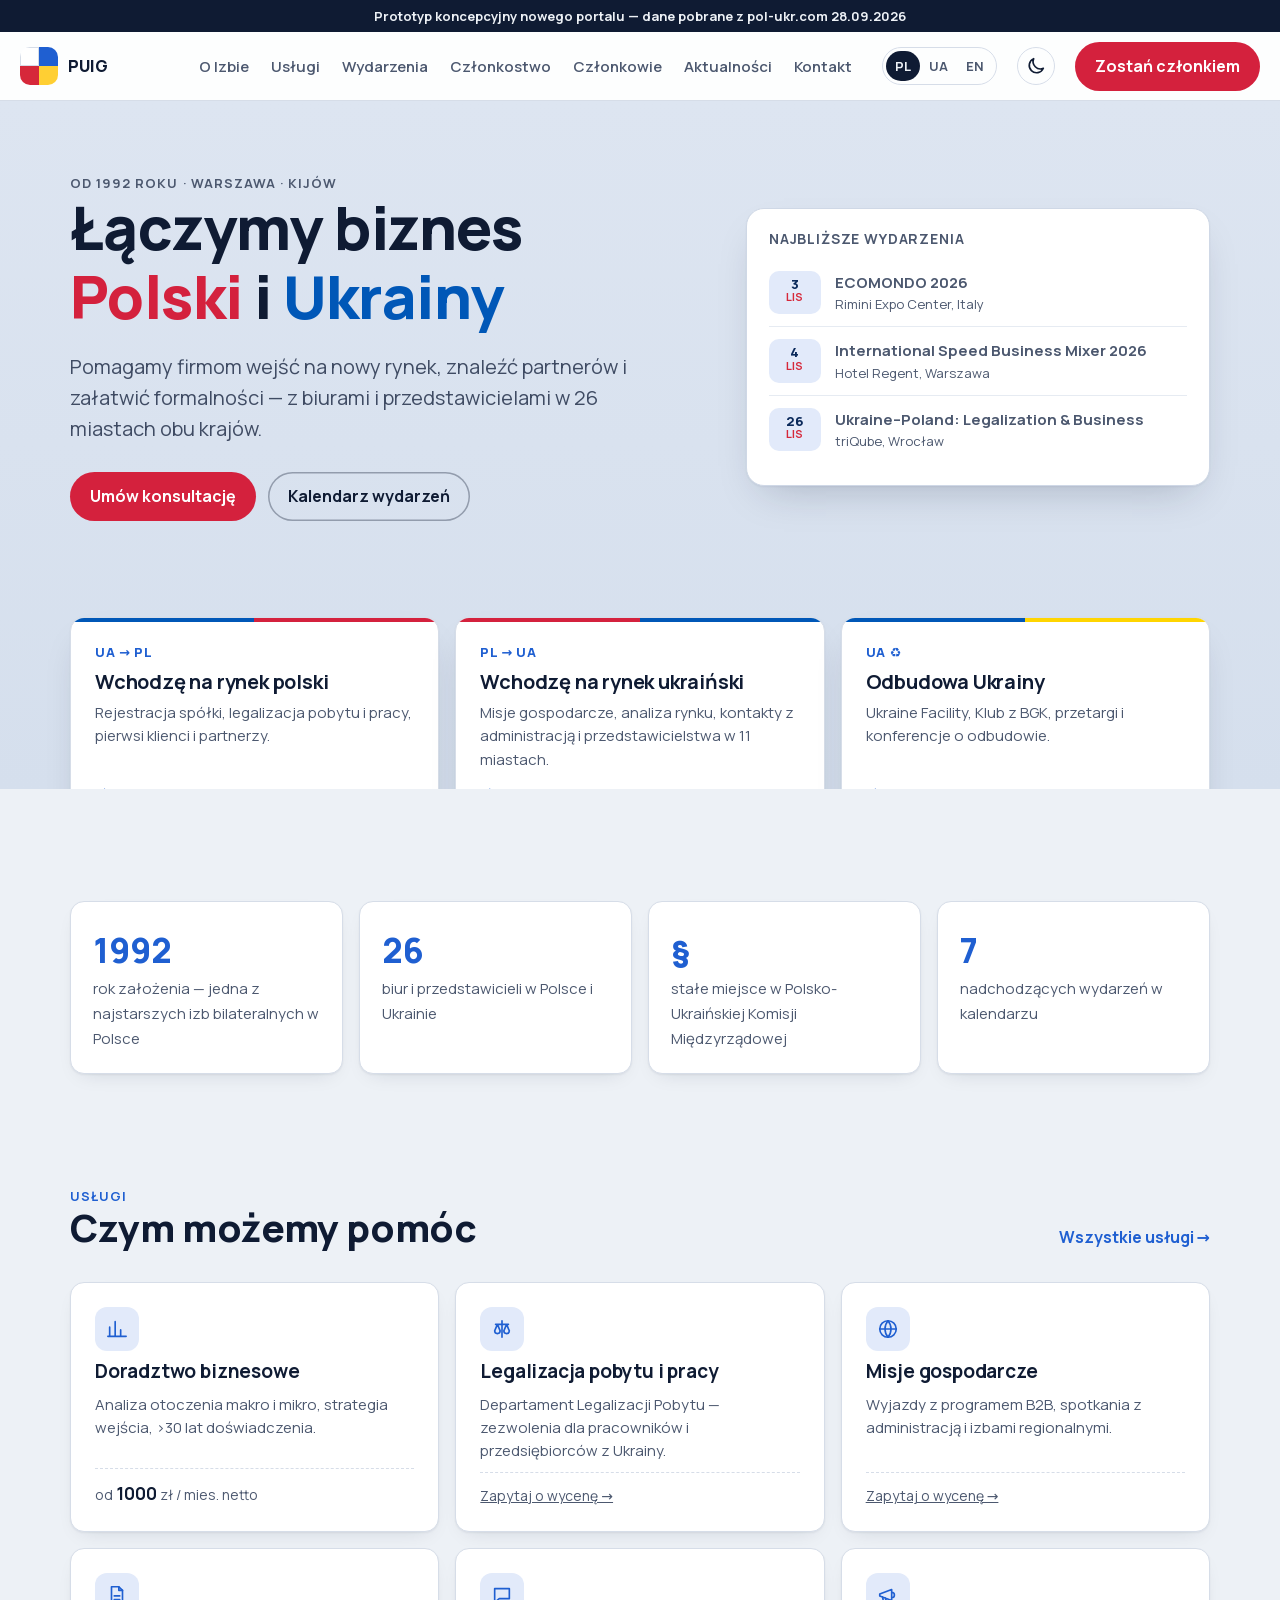
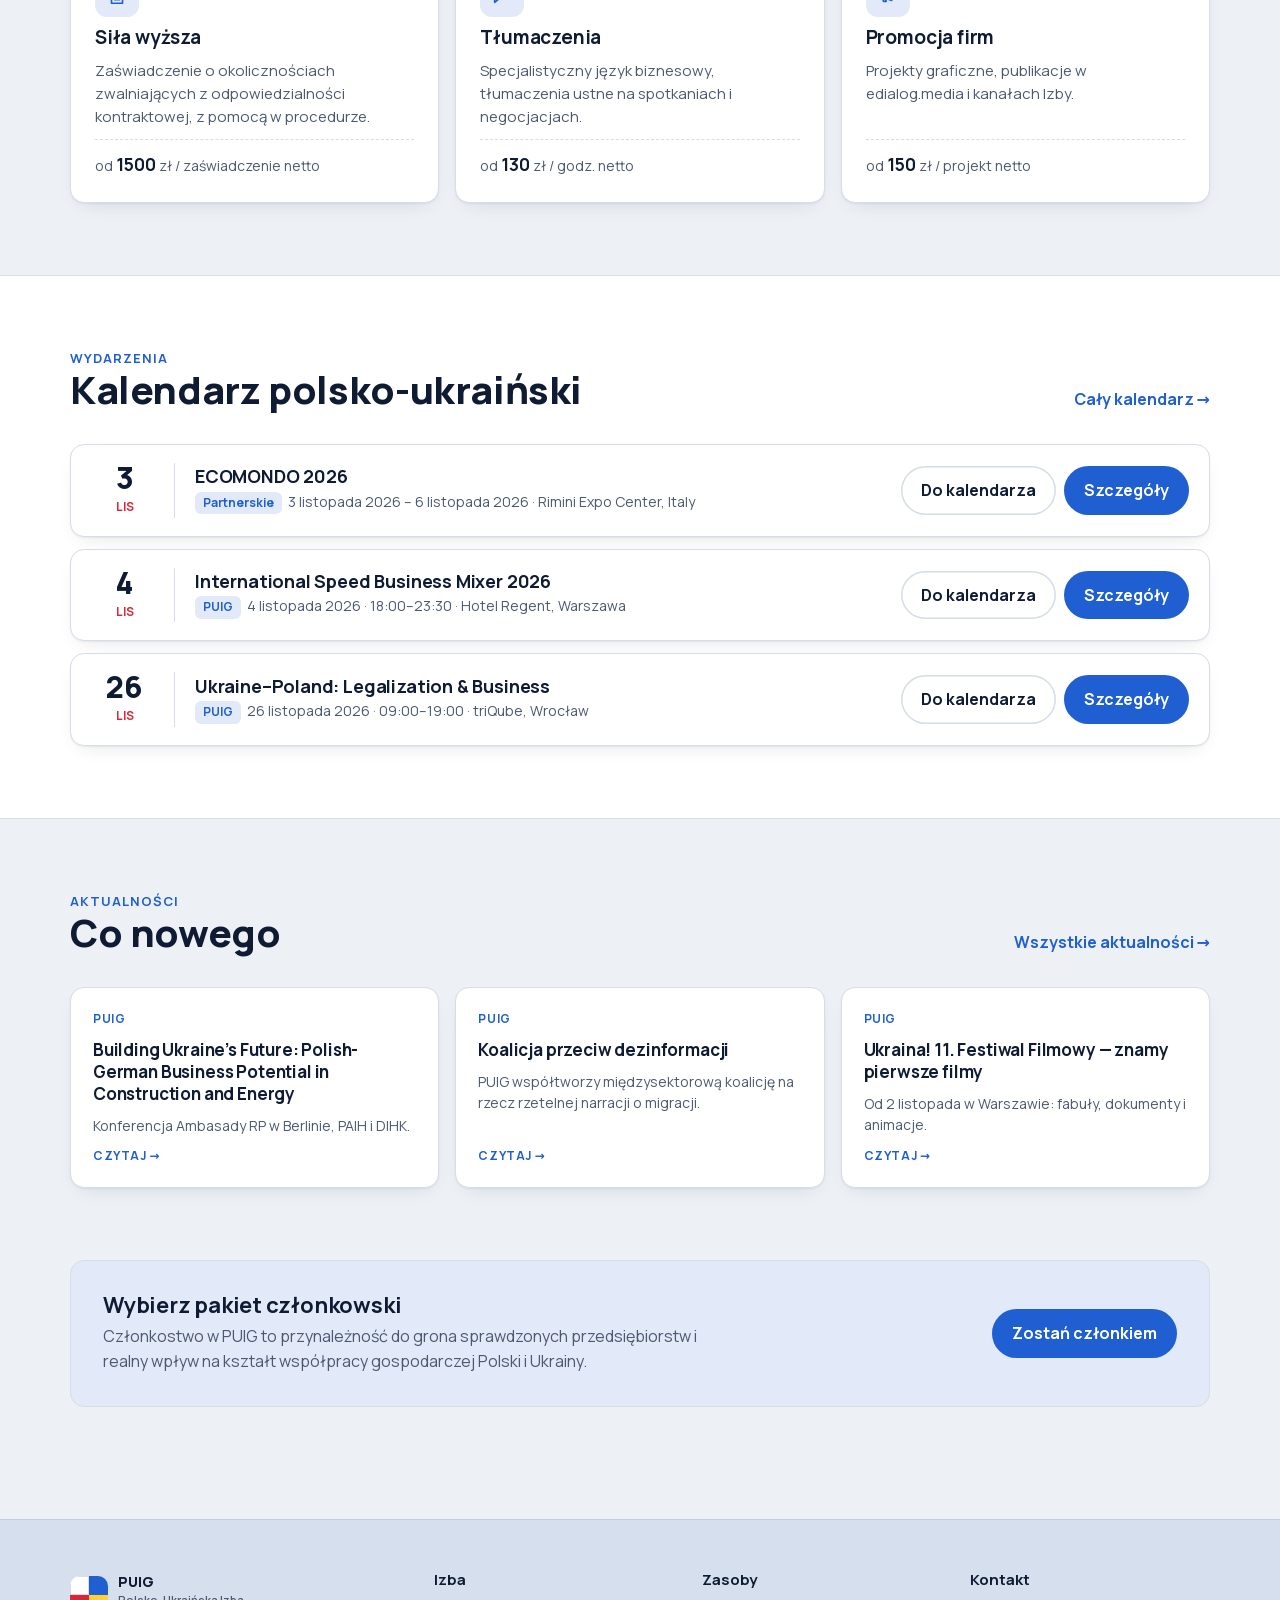
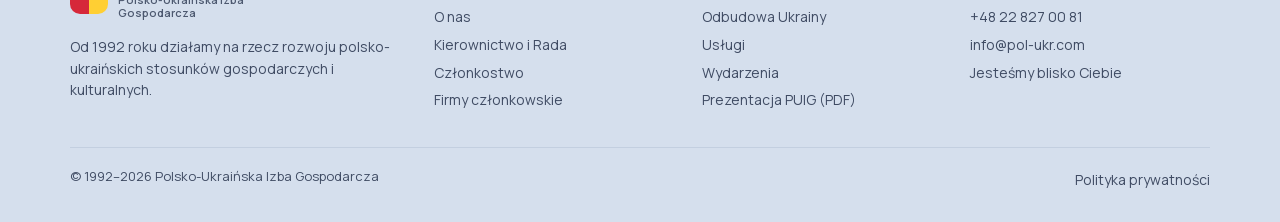
<file: index.html>
<!doctype html>
<html lang="pl">
<head>
<meta charset="utf-8">
<meta name="viewport" content="width=device-width, initial-scale=1">
<title>PUIG · Polsko-Ukraińska Izba Gospodarcza</title>
<meta name="description" content="Polsko-Ukraińska Izba Gospodarcza — od 1992 roku wspieramy firmy wchodzące na rynek polski i ukraiński.">
<script>document.documentElement.classList.add("loading");setTimeout(function(){document.documentElement.classList.remove("loading")},2500);try{var t=localStorage.getItem("puig-theme");if(t==="light"||t==="dark")document.documentElement.dataset.theme=t}catch(e){}</script>
<link rel="preload" href="assets/fonts/manrope-latin.woff2" as="font" type="font/woff2" crossorigin>
<link rel="preload" href="assets/fonts/manrope-latin-ext.woff2" as="font" type="font/woff2" crossorigin>
<link rel="preload" href="assets/fonts/manrope-cyrillic.woff2" as="font" type="font/woff2" crossorigin>
<link rel="stylesheet" href="assets/style.css">
</head>
<body data-page="index">
<div id="hdr"></div>
<main id="top">

<section class="hero"><div class="wrap">
  <div class="hero-grid">
    <div>
      <div class="eyebrow" data-i="heroEyebrow"></div>
      <h1 data-i-html="heroTitle"></h1>
      <p class="lead" data-i="heroLead"></p>
      <div class="hero-ctas"><a href="kontakt.html" class="btn btn-cta" data-i="heroCta1"></a><a href="wydarzenia.html" class="btn btn-ghost" data-i="heroCta2"></a></div>
    </div>
    <div class="hero-card"><h3 data-i="nextEvents"></h3><div id="heroEvents"></div></div>
  </div>
  <div class="paths" id="paths"></div>
</div></section>
<section class="stats"><div class="wrap stat-row">
  <div class="card stat"><b>1992</b><span data-i="st1"></span></div>
  <div class="card stat"><b>26</b><span data-i="st2"></span></div>
  <div class="card stat"><b>§</b><span data-i="st3"></span></div>
  <div class="card stat"><b id="evCount">7</b><span data-i="st4"></span></div>
</div></section>
<section><div class="wrap"><div class="sec-head"><div><div class="eyebrow" data-i="nServices"></div><h2 data-i="svcTitle"></h2></div><a class="more-link" href="uslugi.html" data-i="allServices"></a></div><div class="svc-grid" id="svcGrid" data-limit="6"></div></div></section>
<section style="background:var(--surface);border-block:1px solid var(--line)"><div class="wrap"><div class="sec-head"><div><div class="eyebrow" data-i="nEvents"></div><h2 data-i="evTitle"></h2></div><a class="more-link" href="wydarzenia.html" data-i="allEvents"></a></div><div class="ev-list" id="evList" data-limit="3"></div></div></section>
<section><div class="wrap"><div class="sec-head"><div><div class="eyebrow" data-i="nNews"></div><h2 data-i="newsTitle"></h2></div><a class="more-link" href="aktualnosci.html" data-i="allNews"></a></div><div class="news-grid" id="newsGrid" data-limit="3"></div></div></section>
<section style="padding-top:0"><div class="wrap"><div class="band"><div><h3 data-i="memTitle"></h3><p data-i="memPageLead"></p></div><a class="btn btn-blue" href="czlonkostwo.html" data-i="ctaJoin"></a></div></div></section>
</main>
<div id="ftr"></div>
<script src="assets/data.js"></script>
<script src="assets/app.js"></script>
</body>
</html>
</file>
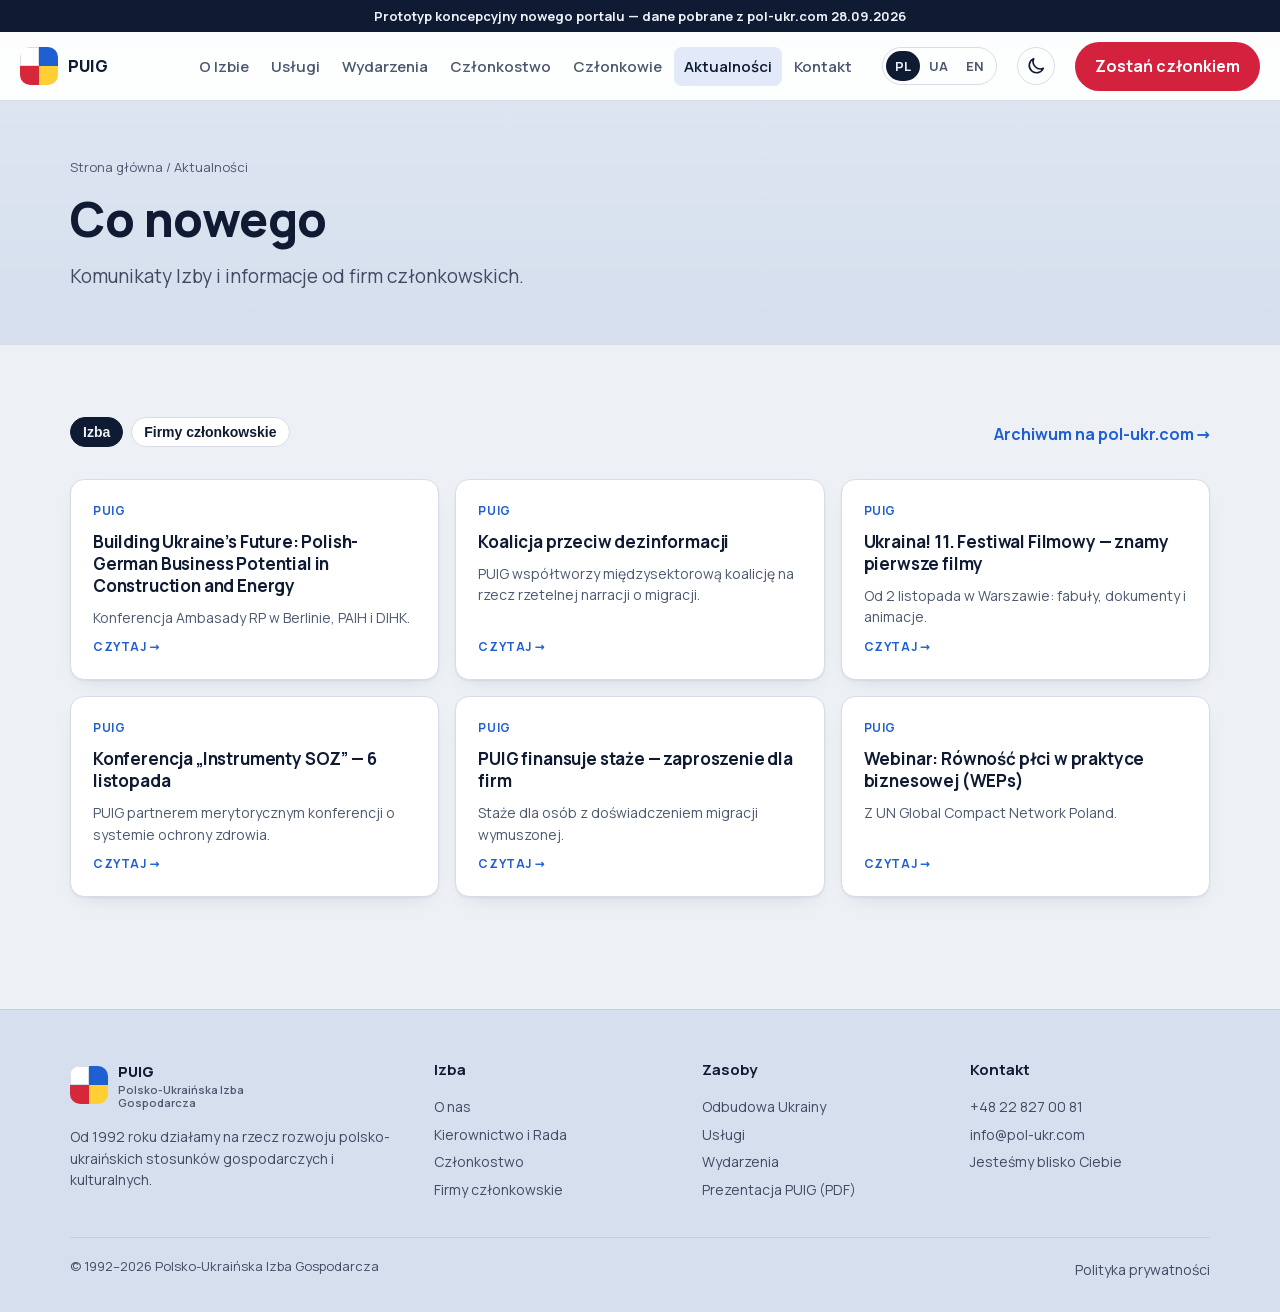
<file: aktualnosci.html>
<!doctype html>
<html lang="pl">
<head>
<meta charset="utf-8">
<meta name="viewport" content="width=device-width, initial-scale=1">
<title>PUIG · Polsko-Ukraińska Izba Gospodarcza</title>
<meta name="description" content="Aktualności Polsko-Ukraińskiej Izby Gospodarczej i firm członkowskich.">
<script>document.documentElement.classList.add("loading");setTimeout(function(){document.documentElement.classList.remove("loading")},2500);try{var t=localStorage.getItem("puig-theme");if(t==="light"||t==="dark")document.documentElement.dataset.theme=t}catch(e){}</script>
<link rel="preload" href="assets/fonts/manrope-latin.woff2" as="font" type="font/woff2" crossorigin>
<link rel="preload" href="assets/fonts/manrope-latin-ext.woff2" as="font" type="font/woff2" crossorigin>
<link rel="preload" href="assets/fonts/manrope-cyrillic.woff2" as="font" type="font/woff2" crossorigin>
<link rel="stylesheet" href="assets/style.css">
</head>
<body data-page="aktualnosci" data-title="nNews">
<div id="hdr"></div>
<main id="top">
<section class="page-hero"><div class="wrap">
  <div class="crumbs"><a href="index.html" data-i="nHome">Strona główna</a> / <span data-i="nNews"></span></div>
  <h1 data-i="newsTitle"></h1>
  <p data-i="newsPageLead"></p>
</div></section>

<section><div class="wrap">
  <div class="sec-head"><div class="tabs" id="newsTabs"></div><a class="more-link" href="https://pol-ukr.com/" data-i="archive"></a></div>
  <div class="news-grid" id="newsGrid"></div>
</div></section>
</main>
<div id="ftr"></div>
<script src="assets/data.js"></script>
<script src="assets/app.js"></script>
</body>
</html>
</file>
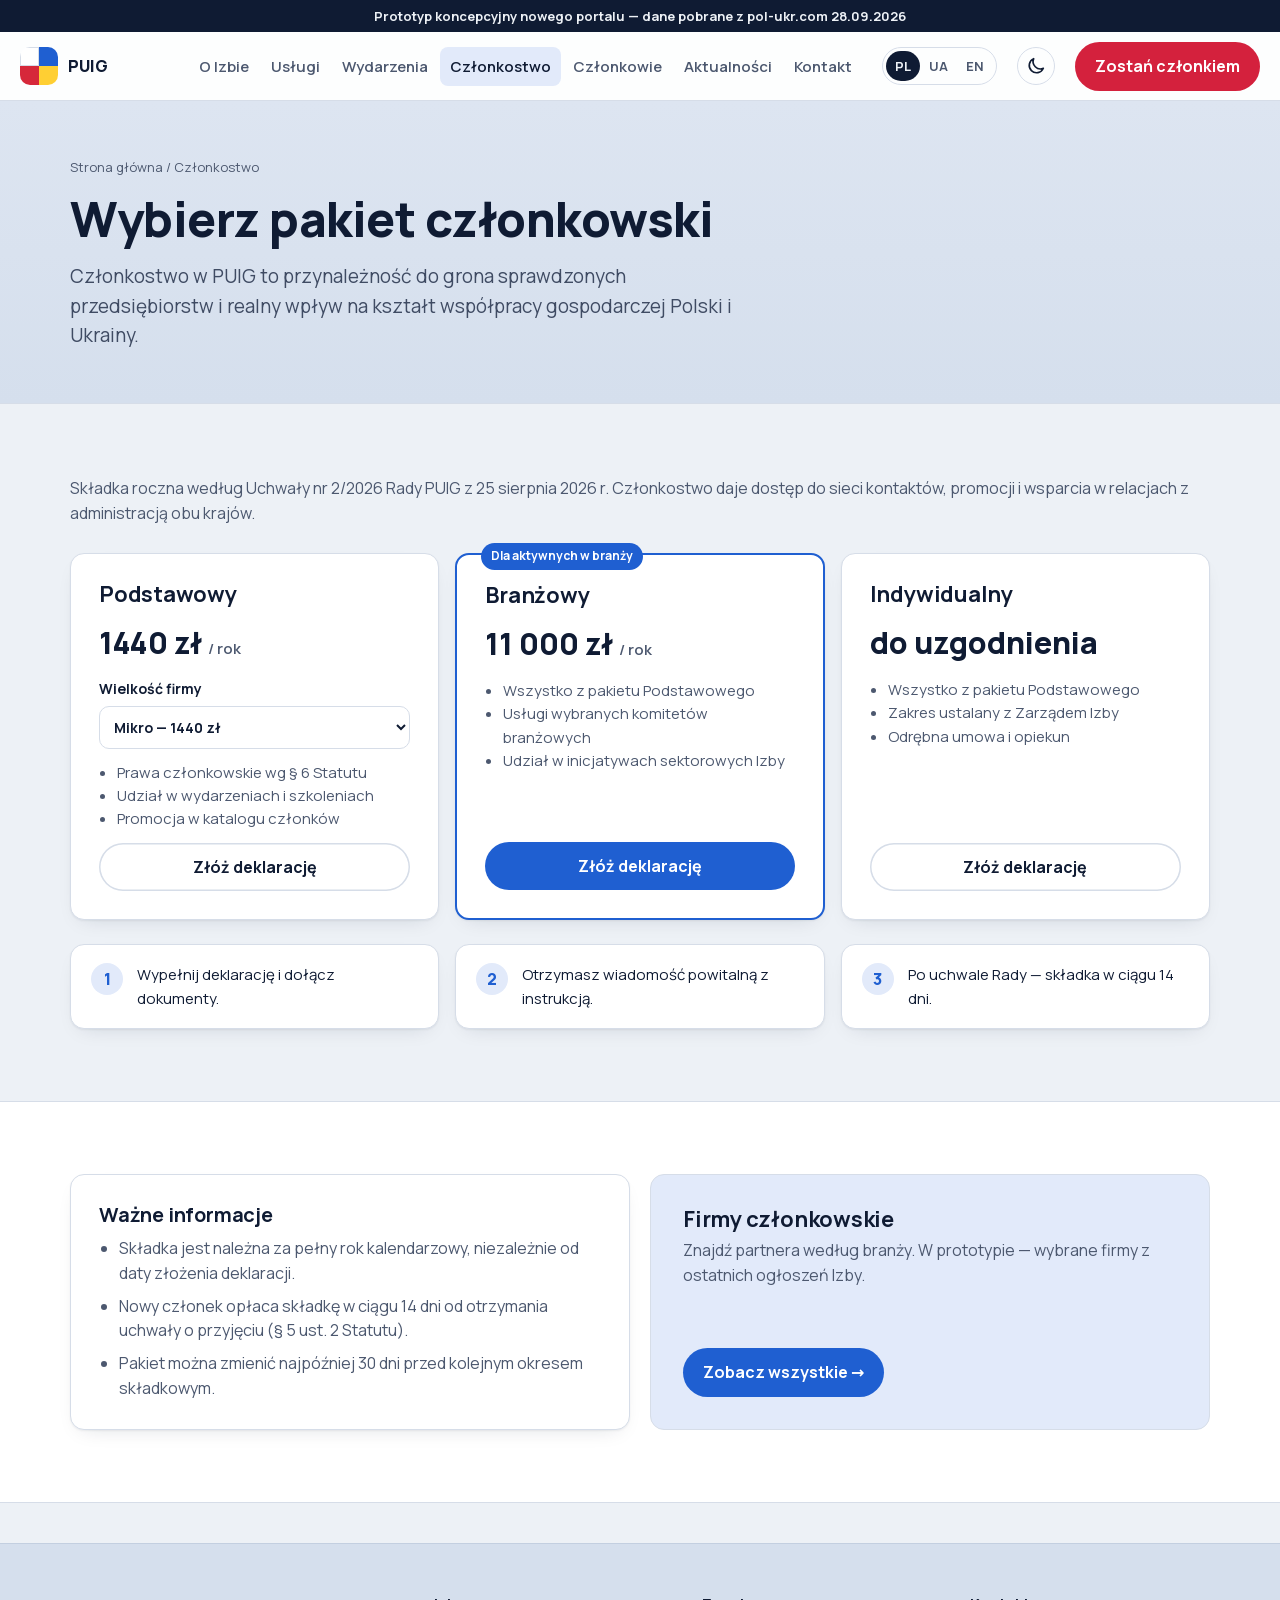
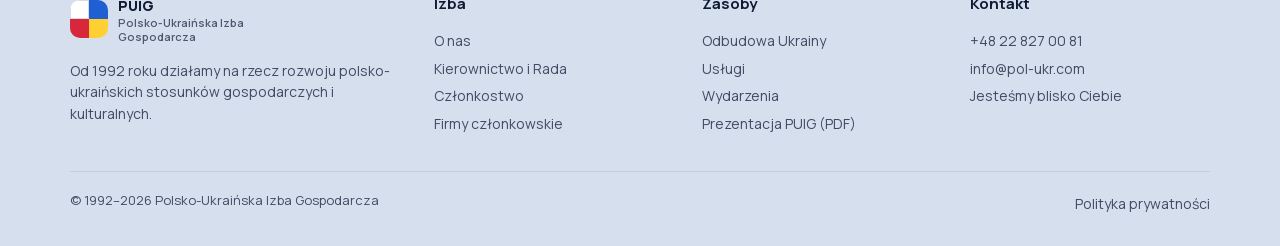
<file: czlonkostwo.html>
<!doctype html>
<html lang="pl">
<head>
<meta charset="utf-8">
<meta name="viewport" content="width=device-width, initial-scale=1">
<title>PUIG · Polsko-Ukraińska Izba Gospodarcza</title>
<meta name="description" content="Pakiety członkowskie PUIG i składki według Uchwały nr 2/2026.">
<script>document.documentElement.classList.add("loading");setTimeout(function(){document.documentElement.classList.remove("loading")},2500);try{var t=localStorage.getItem("puig-theme");if(t==="light"||t==="dark")document.documentElement.dataset.theme=t}catch(e){}</script>
<link rel="preload" href="assets/fonts/manrope-latin.woff2" as="font" type="font/woff2" crossorigin>
<link rel="preload" href="assets/fonts/manrope-latin-ext.woff2" as="font" type="font/woff2" crossorigin>
<link rel="preload" href="assets/fonts/manrope-cyrillic.woff2" as="font" type="font/woff2" crossorigin>
<link rel="stylesheet" href="assets/style.css">
</head>
<body data-page="czlonkostwo" data-title="nMembership">
<div id="hdr"></div>
<main id="top">
<section class="page-hero"><div class="wrap">
  <div class="crumbs"><a href="index.html" data-i="nHome">Strona główna</a> / <span data-i="nMembership"></span></div>
  <h1 data-i="memTitle"></h1>
  <p data-i="memPageLead"></p>
</div></section>

<section><div class="wrap"><p style="color:var(--muted);margin:0 0 28px" data-i="memLead"></p><div class="mem-grid" id="memGrid"></div><div class="steps" id="steps"></div></div></section>
<section style="background:var(--surface);border-block:1px solid var(--line)"><div class="wrap two-col">
  <div class="card prose"><h3 data-i="importantT"></h3><ul data-i-list="important"></ul></div>
  <div class="band" style="flex-direction:column;align-items:flex-start"><div><h3 data-i="nMembers"></h3><p data-i="dirLead"></p></div><a class="btn btn-blue" href="czlonkowie.html" data-i="seeAll"></a></div>
</div></section>
</main>
<div id="ftr"></div>
<script src="assets/data.js"></script>
<script src="assets/app.js"></script>
</body>
</html>
</file>
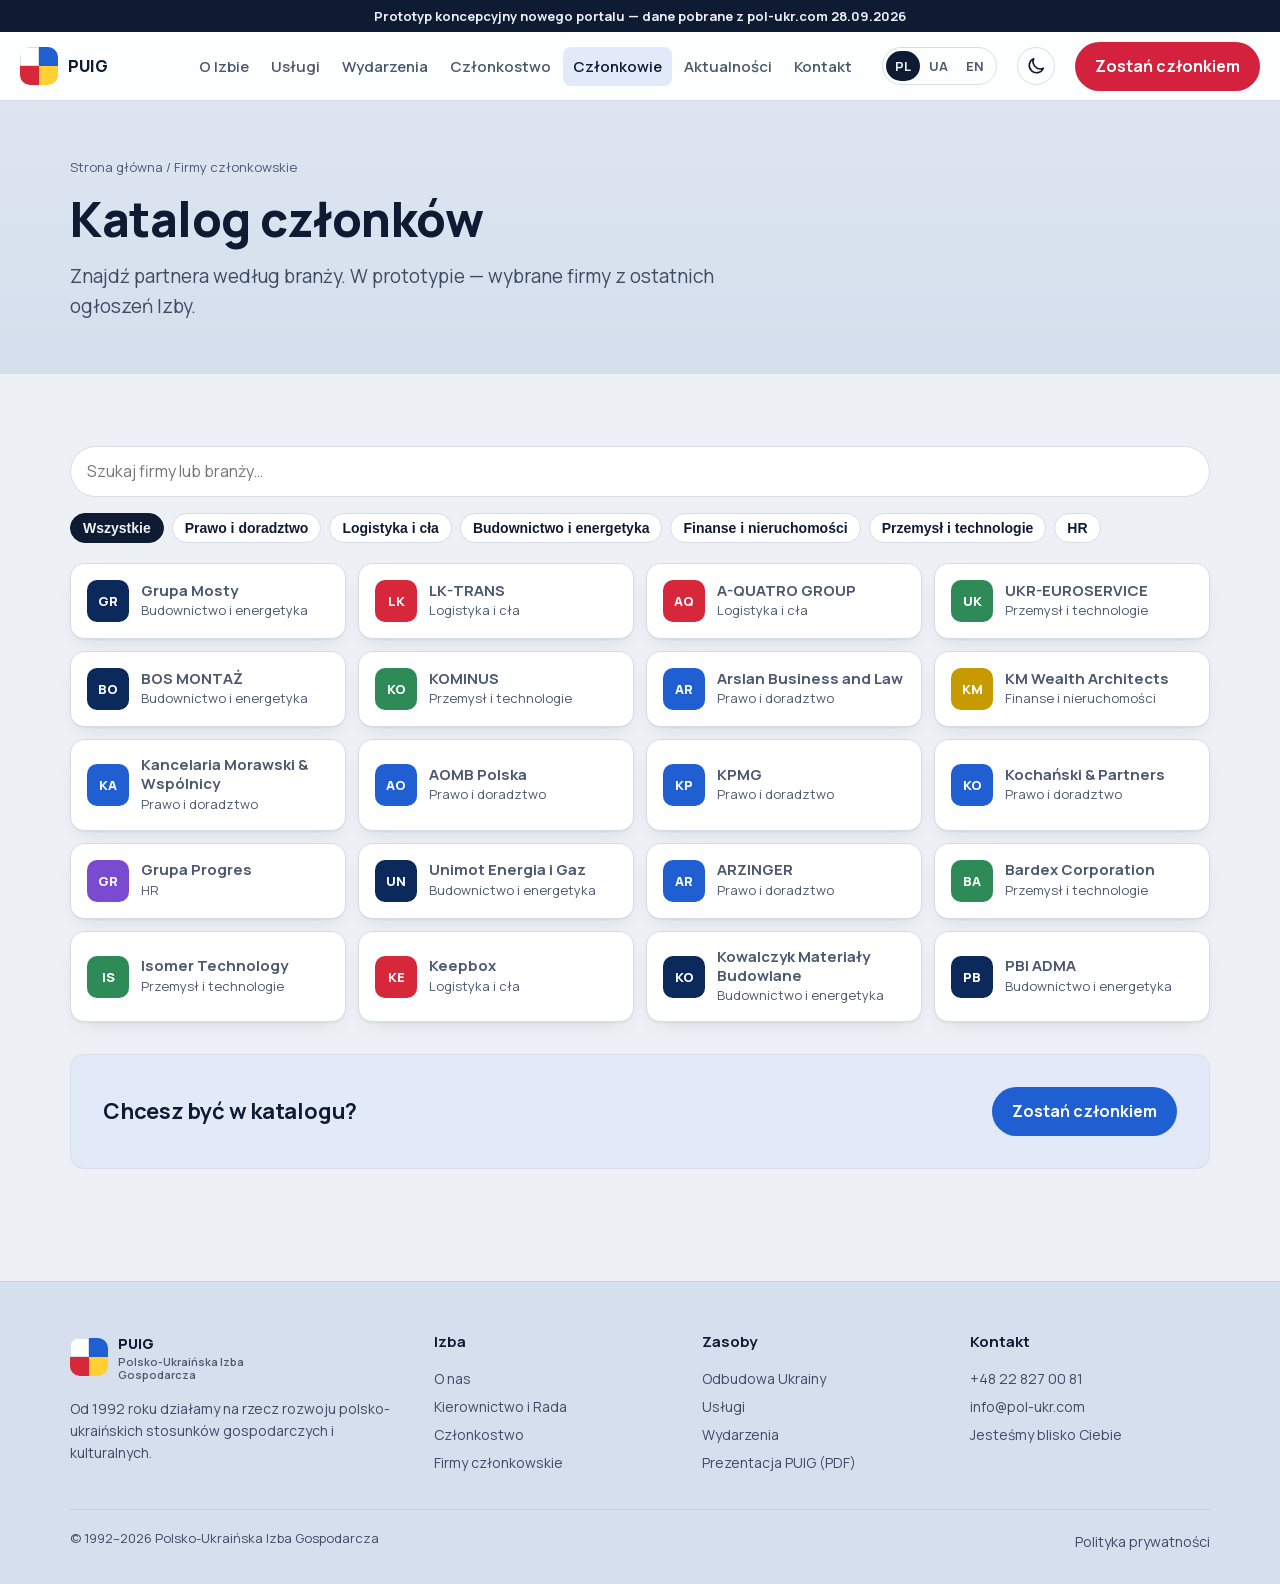
<file: czlonkowie.html>
<!doctype html>
<html lang="pl">
<head>
<meta charset="utf-8">
<meta name="viewport" content="width=device-width, initial-scale=1">
<title>PUIG · Polsko-Ukraińska Izba Gospodarcza</title>
<meta name="description" content="Katalog firm członkowskich Polsko-Ukraińskiej Izby Gospodarczej.">
<script>document.documentElement.classList.add("loading");setTimeout(function(){document.documentElement.classList.remove("loading")},2500);try{var t=localStorage.getItem("puig-theme");if(t==="light"||t==="dark")document.documentElement.dataset.theme=t}catch(e){}</script>
<link rel="preload" href="assets/fonts/manrope-latin.woff2" as="font" type="font/woff2" crossorigin>
<link rel="preload" href="assets/fonts/manrope-latin-ext.woff2" as="font" type="font/woff2" crossorigin>
<link rel="preload" href="assets/fonts/manrope-cyrillic.woff2" as="font" type="font/woff2" crossorigin>
<link rel="stylesheet" href="assets/style.css">
</head>
<body data-page="czlonkowie" data-title="nMembers">
<div id="hdr"></div>
<main id="top">
<section class="page-hero"><div class="wrap">
  <div class="crumbs"><a href="index.html" data-i="nHome">Strona główna</a> / <span data-i="nMembers"></span></div>
  <h1 data-i="dirTitle"></h1>
  <p data-i="dirLead"></p>
</div></section>

<section><div class="wrap">
  <div class="dir-tools"><input class="search" id="dirSearch" type="search" data-i-ph="dirPh" aria-label="Search"></div>
  <div class="chips" id="dirChips"></div>
  <div class="dir" id="dir"></div>
  <div class="band" style="margin-top:32px"><h3 data-i="dirCta"></h3><a class="btn btn-blue" href="czlonkostwo.html" data-i="ctaJoin"></a></div>
</div></section>
</main>
<div id="ftr"></div>
<script src="assets/data.js"></script>
<script src="assets/app.js"></script>
</body>
</html>
</file>
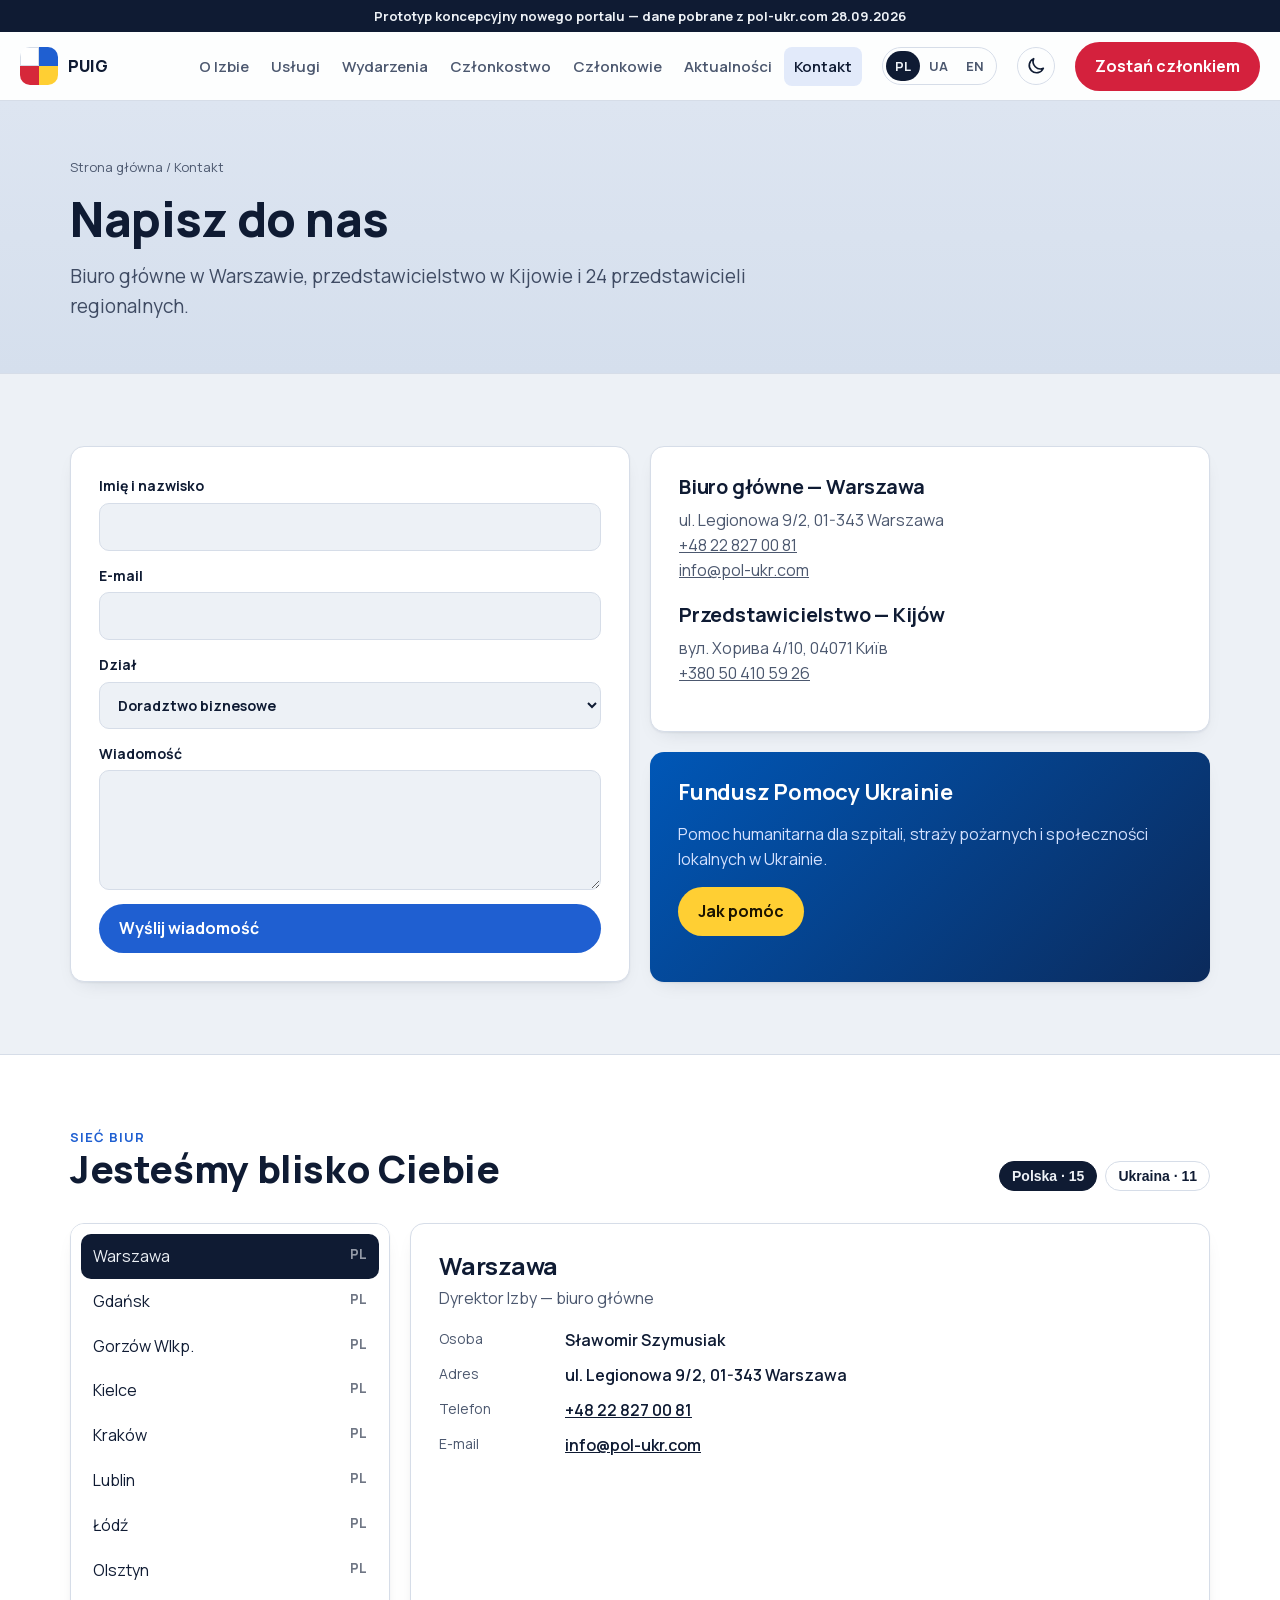
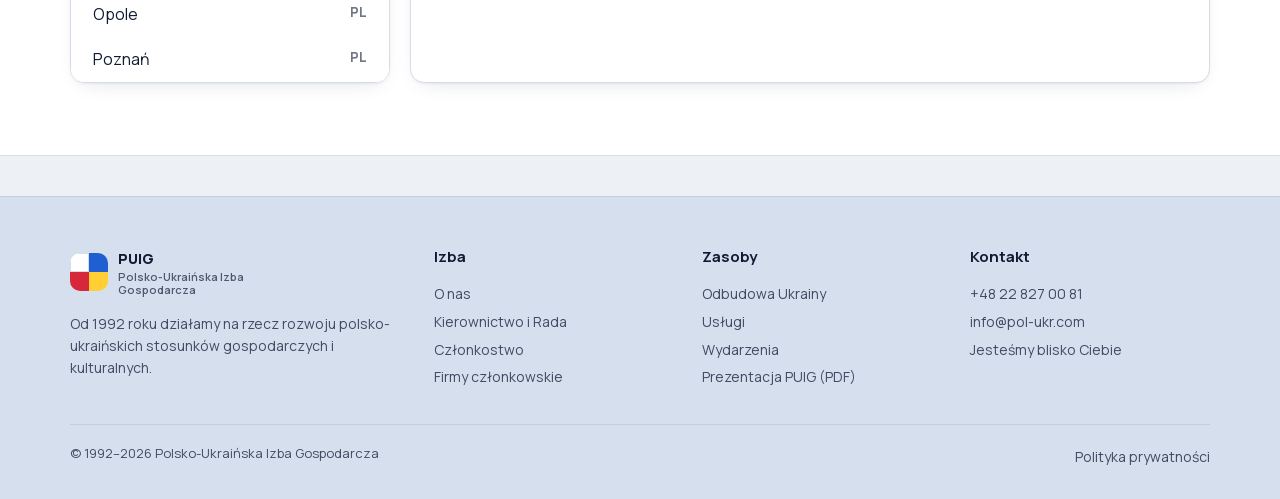
<file: kontakt.html>
<!doctype html>
<html lang="pl">
<head>
<meta charset="utf-8">
<meta name="viewport" content="width=device-width, initial-scale=1">
<title>PUIG · Polsko-Ukraińska Izba Gospodarcza</title>
<meta name="description" content="Kontakt z PUIG: biuro w Warszawie, przedstawicielstwo w Kijowie i sieć przedstawicieli regionalnych.">
<script>document.documentElement.classList.add("loading");setTimeout(function(){document.documentElement.classList.remove("loading")},2500);try{var t=localStorage.getItem("puig-theme");if(t==="light"||t==="dark")document.documentElement.dataset.theme=t}catch(e){}</script>
<link rel="preload" href="assets/fonts/manrope-latin.woff2" as="font" type="font/woff2" crossorigin>
<link rel="preload" href="assets/fonts/manrope-latin-ext.woff2" as="font" type="font/woff2" crossorigin>
<link rel="preload" href="assets/fonts/manrope-cyrillic.woff2" as="font" type="font/woff2" crossorigin>
<link rel="stylesheet" href="assets/style.css">
</head>
<body data-page="kontakt" data-title="nContact">
<div id="hdr"></div>
<main id="top">
<section class="page-hero"><div class="wrap">
  <div class="crumbs"><a href="index.html" data-i="nHome">Strona główna</a> / <span data-i="nContact"></span></div>
  <h1 data-i="ctTitle"></h1>
  <p data-i="contactPageLead"></p>
</div></section>

<section><div class="wrap"><div class="contact-grid"><form class="card" id="ctForm">
  <label><span data-i="fName"></span><input name="name" required autocomplete="name"></label>
  <label><span data-i="fMail"></span><input name="email" type="email" required autocomplete="email"></label>
  <label><span data-i="fDept"></span><select name="dept" id="deptSel"></select></label>
  <label><span data-i="fMsg"></span><textarea name="msg" required></textarea></label>
  <button class="btn btn-blue" type="submit" data-i="fSend"></button>
</form>
  <div style="display:grid;gap:20px">
    <div class="card prose"><h3 data-i="hq"></h3><p>ul. Legionowa 9/2, 01-343 Warszawa<br><a href="tel:+48228270081">+48 22 827 00 81</a><br><a href="mailto:info@pol-ukr.com">info@pol-ukr.com</a></p>
      <h3 style="margin-top:20px" data-i="kyiv"></h3><p>вул. Хорива 4/10, 04071 Київ<br><a href="tel:+380504105926">+380 50 410 59 26</a></p></div>
    <div class="card cause"><h3 data-i="fundTitle"></h3><p data-i="fundLead"></p><a class="btn btn-gold" href="https://pol-ukr.com/fundusz-pomocy-ukrainie/" data-i="fundCta"></a></div>
  </div>
</div></div></section>
<section id="biura" style="background:var(--surface);border-block:1px solid var(--line)"><div class="wrap">
  <div class="sec-head"><div><div class="eyebrow" data-i="offEyebrow"></div><h2 data-i="offTitle"></h2></div><div class="chips" id="offFilter" style="margin:0"></div></div>
  <div class="off-wrap"><div class="card off-list" id="offList" role="listbox"></div><div class="card off-detail" id="offDetail" aria-live="polite"></div></div>
</div></section>
</main>
<div id="ftr"></div>
<script src="assets/data.js"></script>
<script src="assets/app.js"></script>
</body>
</html>
</file>
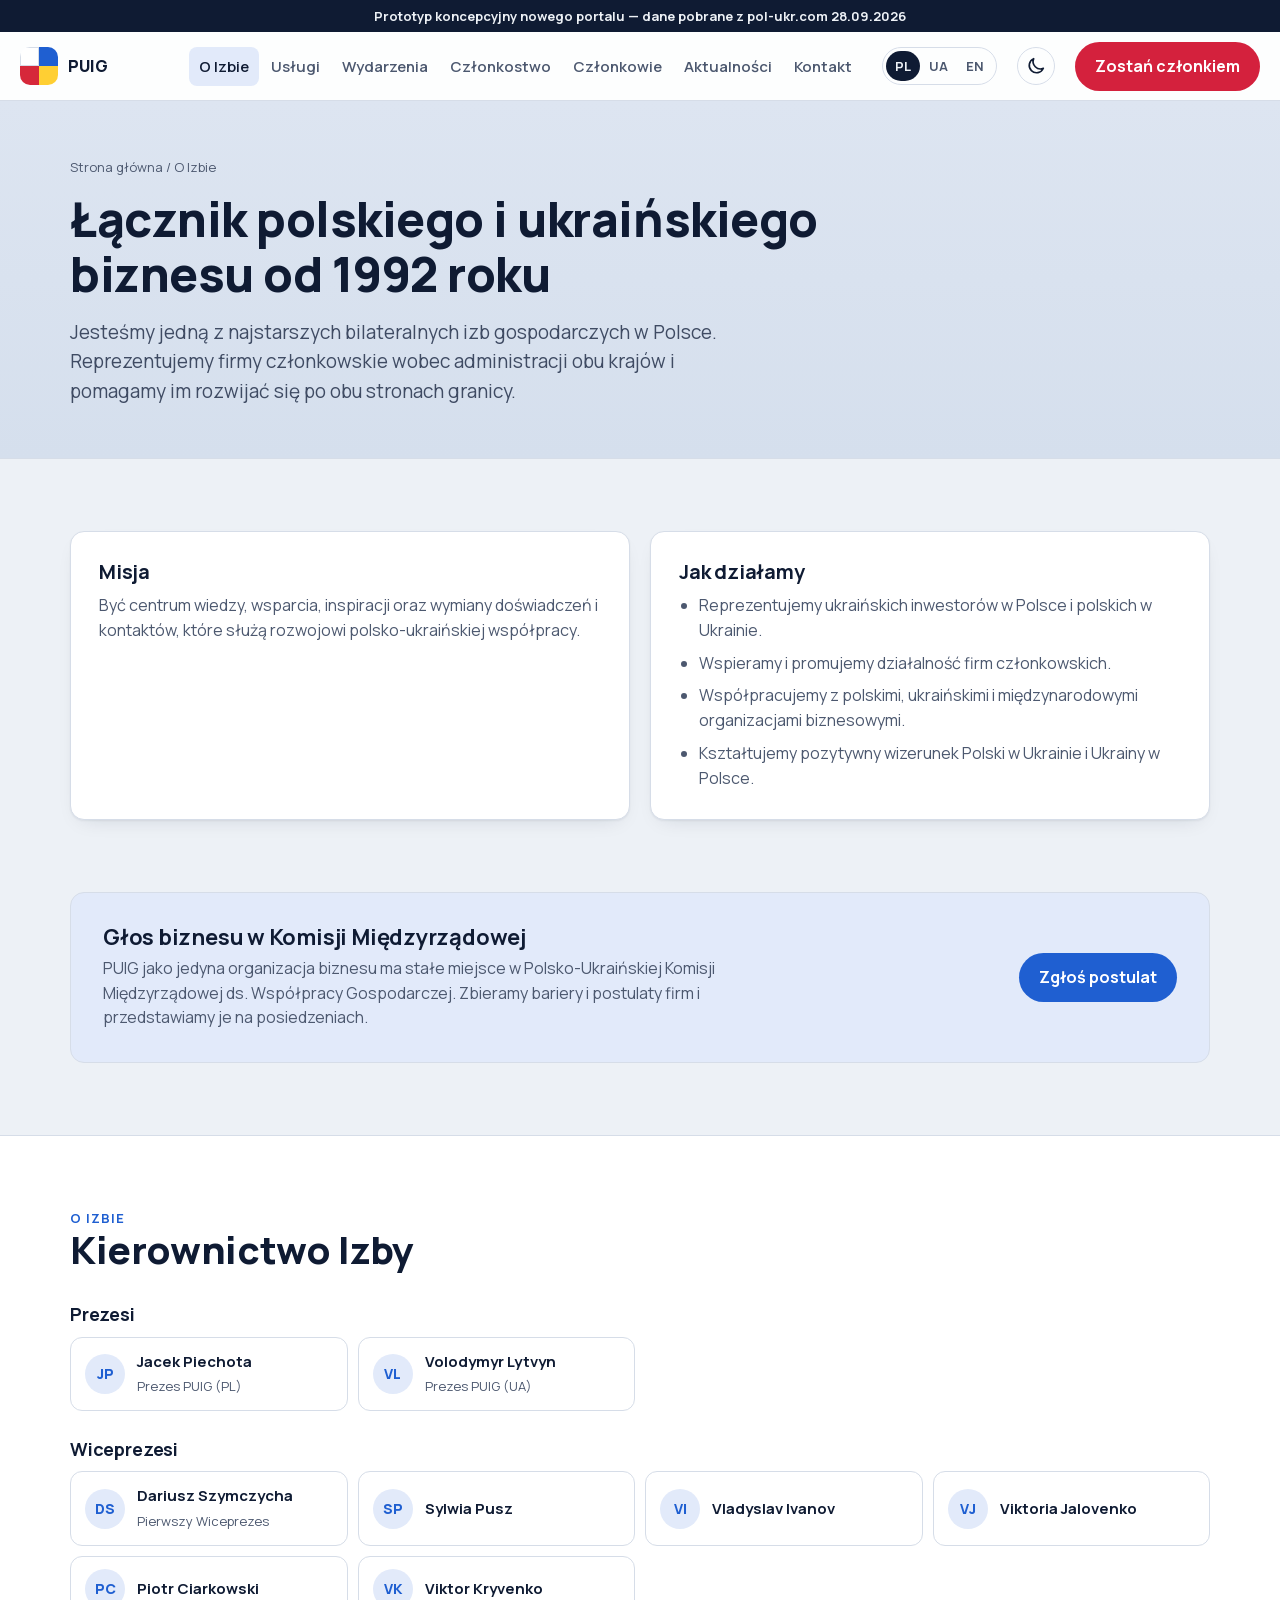
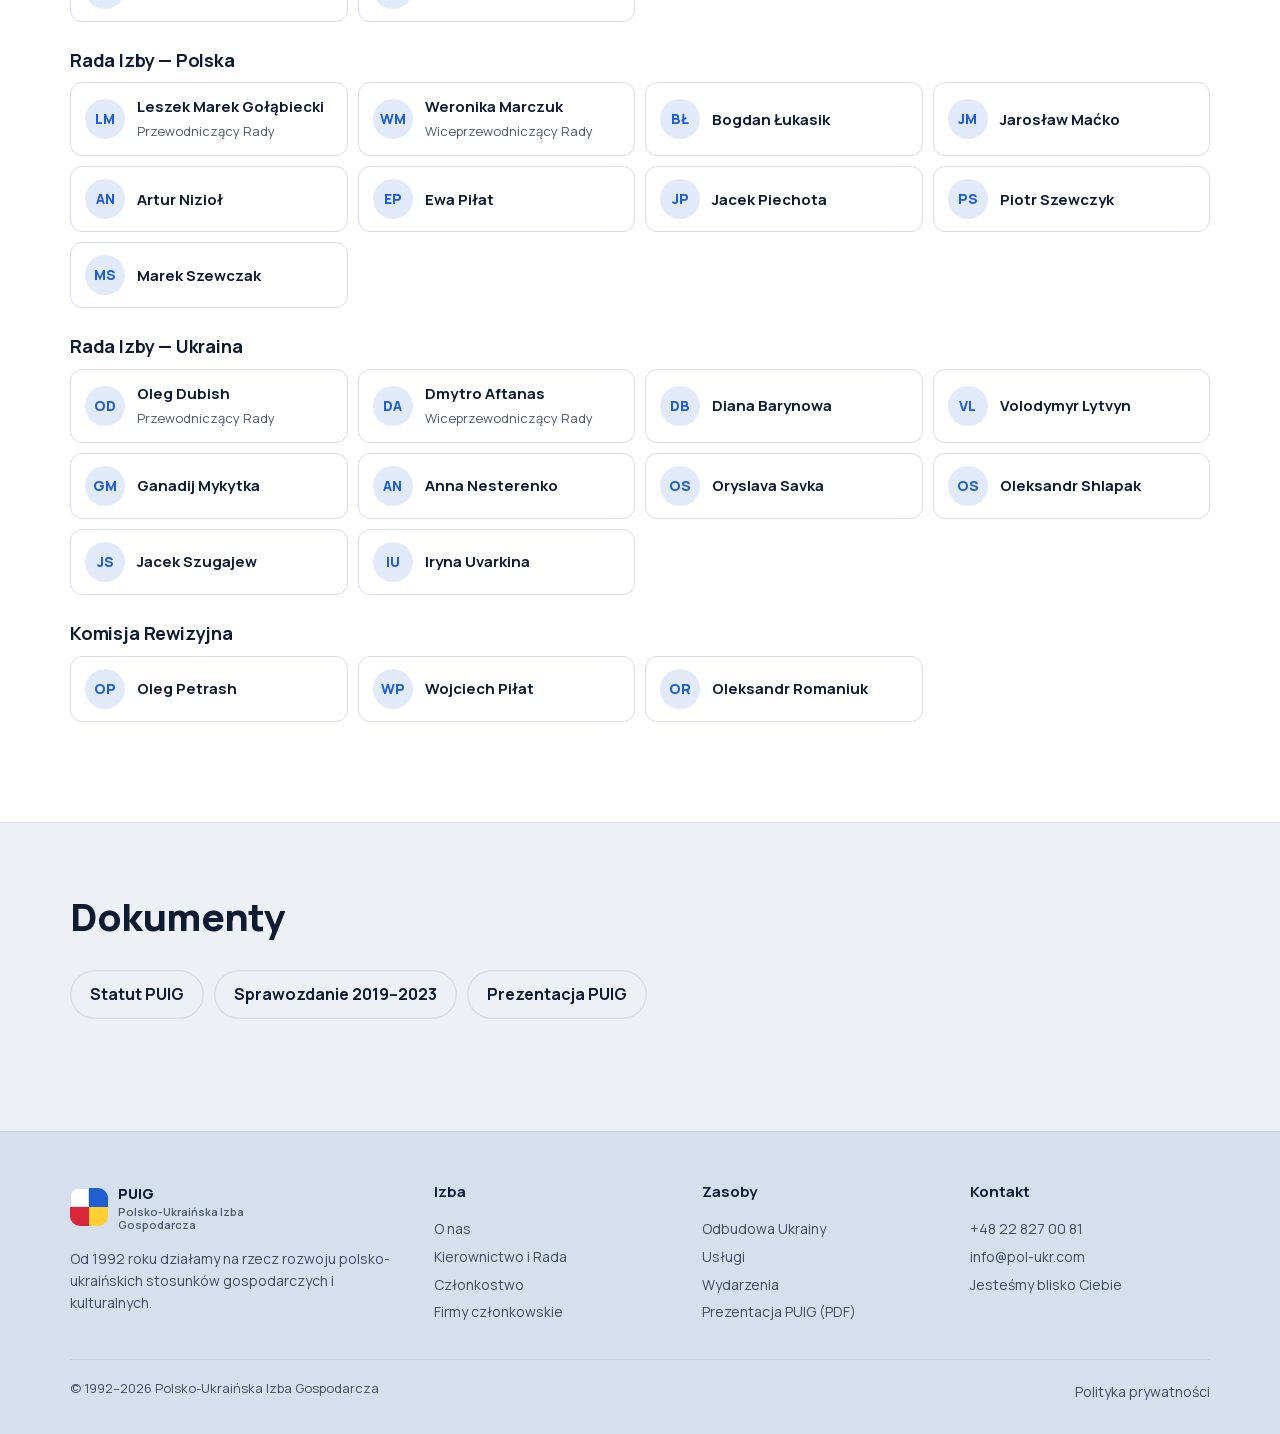
<file: o-izbie.html>
<!doctype html>
<html lang="pl">
<head>
<meta charset="utf-8">
<meta name="viewport" content="width=device-width, initial-scale=1">
<title>PUIG · Polsko-Ukraińska Izba Gospodarcza</title>
<meta name="description" content="Misja, cele i kierownictwo Polsko-Ukraińskiej Izby Gospodarczej.">
<script>document.documentElement.classList.add("loading");setTimeout(function(){document.documentElement.classList.remove("loading")},2500);try{var t=localStorage.getItem("puig-theme");if(t==="light"||t==="dark")document.documentElement.dataset.theme=t}catch(e){}</script>
<link rel="preload" href="assets/fonts/manrope-latin.woff2" as="font" type="font/woff2" crossorigin>
<link rel="preload" href="assets/fonts/manrope-latin-ext.woff2" as="font" type="font/woff2" crossorigin>
<link rel="preload" href="assets/fonts/manrope-cyrillic.woff2" as="font" type="font/woff2" crossorigin>
<link rel="stylesheet" href="assets/style.css">
</head>
<body data-page="o-izbie" data-title="nAbout">
<div id="hdr"></div>
<main id="top">
<section class="page-hero"><div class="wrap">
  <div class="crumbs"><a href="index.html" data-i="nHome">Strona główna</a> / <span data-i="nAbout"></span></div>
  <h1 data-i="aboutTitle"></h1>
  <p data-i="aboutLead"></p>
</div></section>

<section><div class="wrap two-col">
  <div class="card prose"><h3 data-i="missionT"></h3><p data-i="mission"></p></div>
  <div class="card prose"><h3 data-i="goalsT"></h3><ul data-i-list="goals"></ul></div>
</div></section>
<section style="padding-top:0"><div class="wrap"><div class="band"><div><h3 data-i="commissionT"></h3><p data-i="commission"></p></div><a class="btn btn-blue" href="mailto:info@pol-ukr.com?subject=Komisja%20mi%C4%99dzyrz%C4%85dowa" data-i="commissionCta"></a></div></div></section>
<section id="kierownictwo" style="background:var(--surface);border-block:1px solid var(--line)"><div class="wrap">
  <div class="sec-head"><div><div class="eyebrow" data-i="nAbout"></div><h2 data-i="leadT"></h2></div></div>
  <div id="people"></div>
</div></section>
<section><div class="wrap">
  <div class="sec-head"><div><h2 data-i="docsT"></h2></div></div>
  <div class="docs">
    <a class="btn btn-line" href="https://pol-ukr.com/informacje-o-izbie/" data-i="docStatute"></a>
    <a class="btn btn-line" href="https://pol-ukr.com/informacje-o-izbie/" data-i="docReport"></a>
    <a class="btn btn-line" href="https://pol-ukr.com/wp-content/uploads/2024-12-06-PUIG-PREZENTACJA.pdf" data-i="docPres"></a>
  </div>
</div></section>
</main>
<div id="ftr"></div>
<script src="assets/data.js"></script>
<script src="assets/app.js"></script>
</body>
</html>
</file>
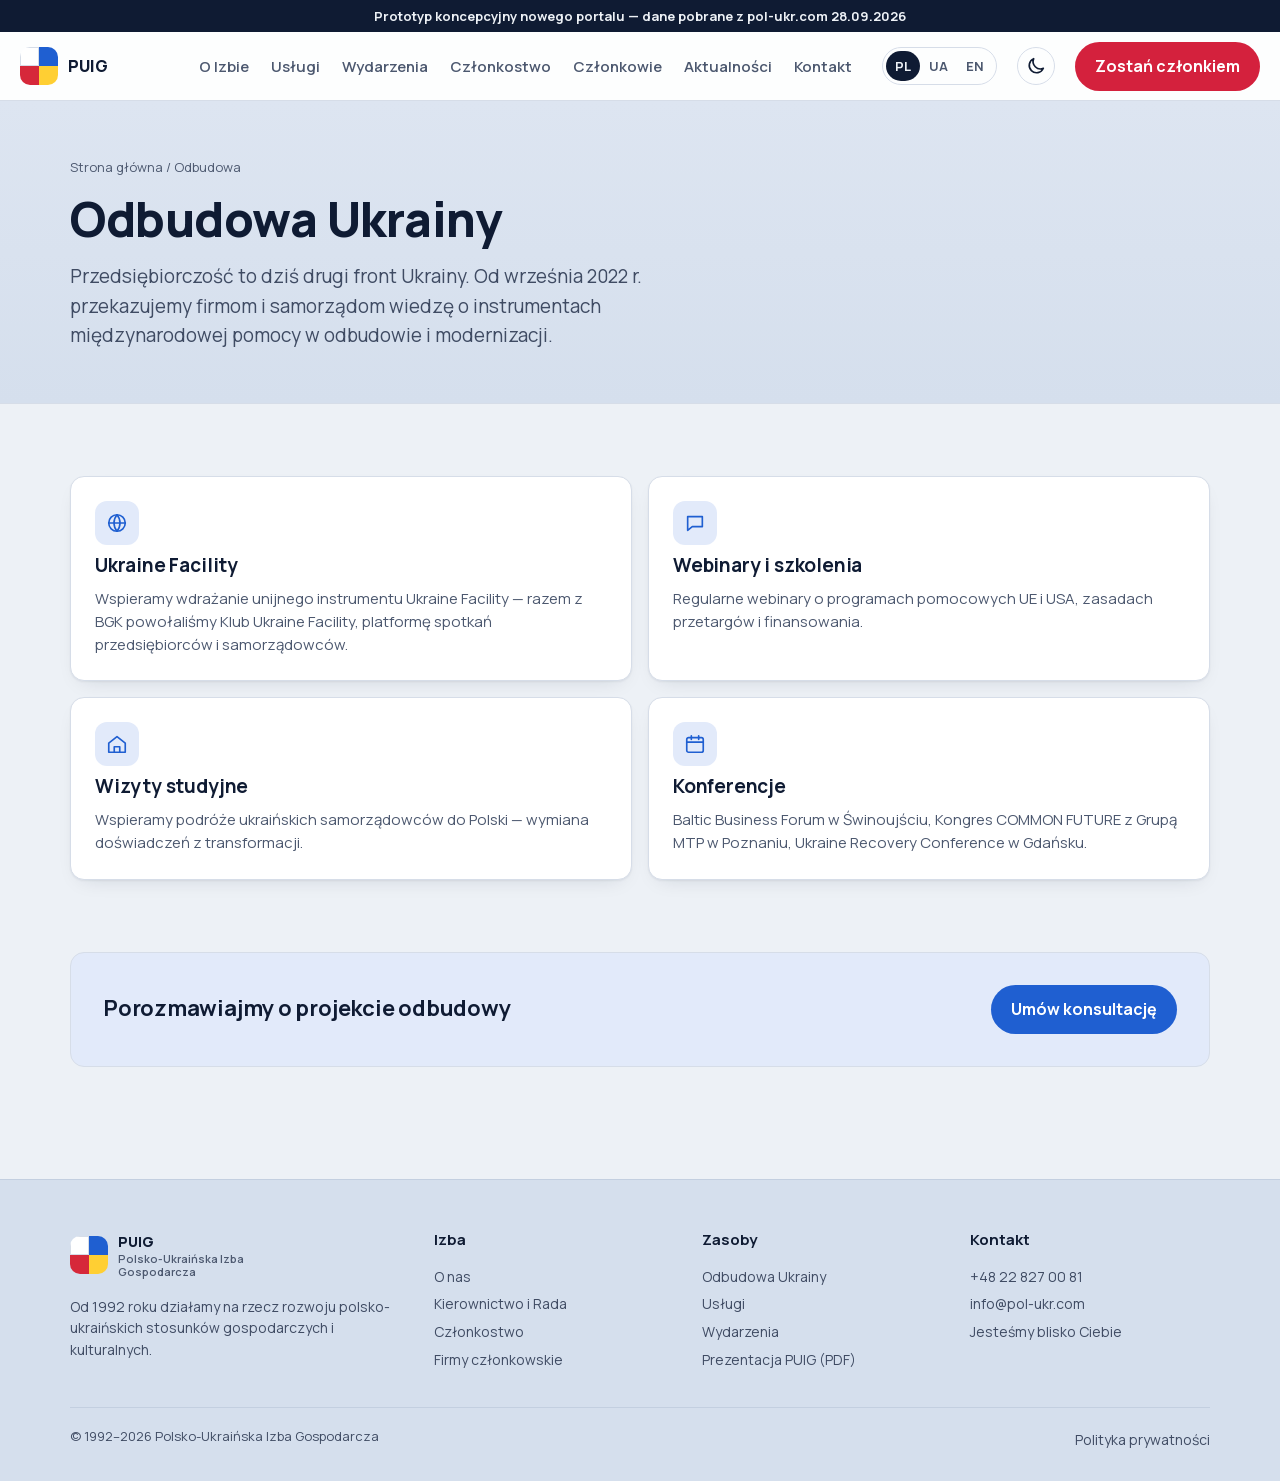
<file: odbudowa.html>
<!doctype html>
<html lang="pl">
<head>
<meta charset="utf-8">
<meta name="viewport" content="width=device-width, initial-scale=1">
<title>PUIG · Polsko-Ukraińska Izba Gospodarcza</title>
<meta name="description" content="Odbudowa Ukrainy: Ukraine Facility, Klub z BGK, webinary, wizyty studyjne i konferencje.">
<script>document.documentElement.classList.add("loading");setTimeout(function(){document.documentElement.classList.remove("loading")},2500);try{var t=localStorage.getItem("puig-theme");if(t==="light"||t==="dark")document.documentElement.dataset.theme=t}catch(e){}</script>
<link rel="preload" href="assets/fonts/manrope-latin.woff2" as="font" type="font/woff2" crossorigin>
<link rel="preload" href="assets/fonts/manrope-latin-ext.woff2" as="font" type="font/woff2" crossorigin>
<link rel="preload" href="assets/fonts/manrope-cyrillic.woff2" as="font" type="font/woff2" crossorigin>
<link rel="stylesheet" href="assets/style.css">
</head>
<body data-page="odbudowa" data-title="nRebuild">
<div id="hdr"></div>
<main id="top">
<section class="page-hero"><div class="wrap">
  <div class="crumbs"><a href="index.html" data-i="nHome">Strona główna</a> / <span data-i="nRebuild"></span></div>
  <h1 data-i="rbTitle"></h1>
  <p data-i="rbLead"></p>
</div></section>

<section><div class="wrap"><div class="rb-grid" id="rbGrid"></div></div></section>
<section style="padding-top:0"><div class="wrap"><div class="band"><h3 data-i="rbCta"></h3><a class="btn btn-blue" href="kontakt.html" data-i="heroCta1"></a></div></div></section>
</main>
<div id="ftr"></div>
<script src="assets/data.js"></script>
<script src="assets/app.js"></script>
</body>
</html>
</file>
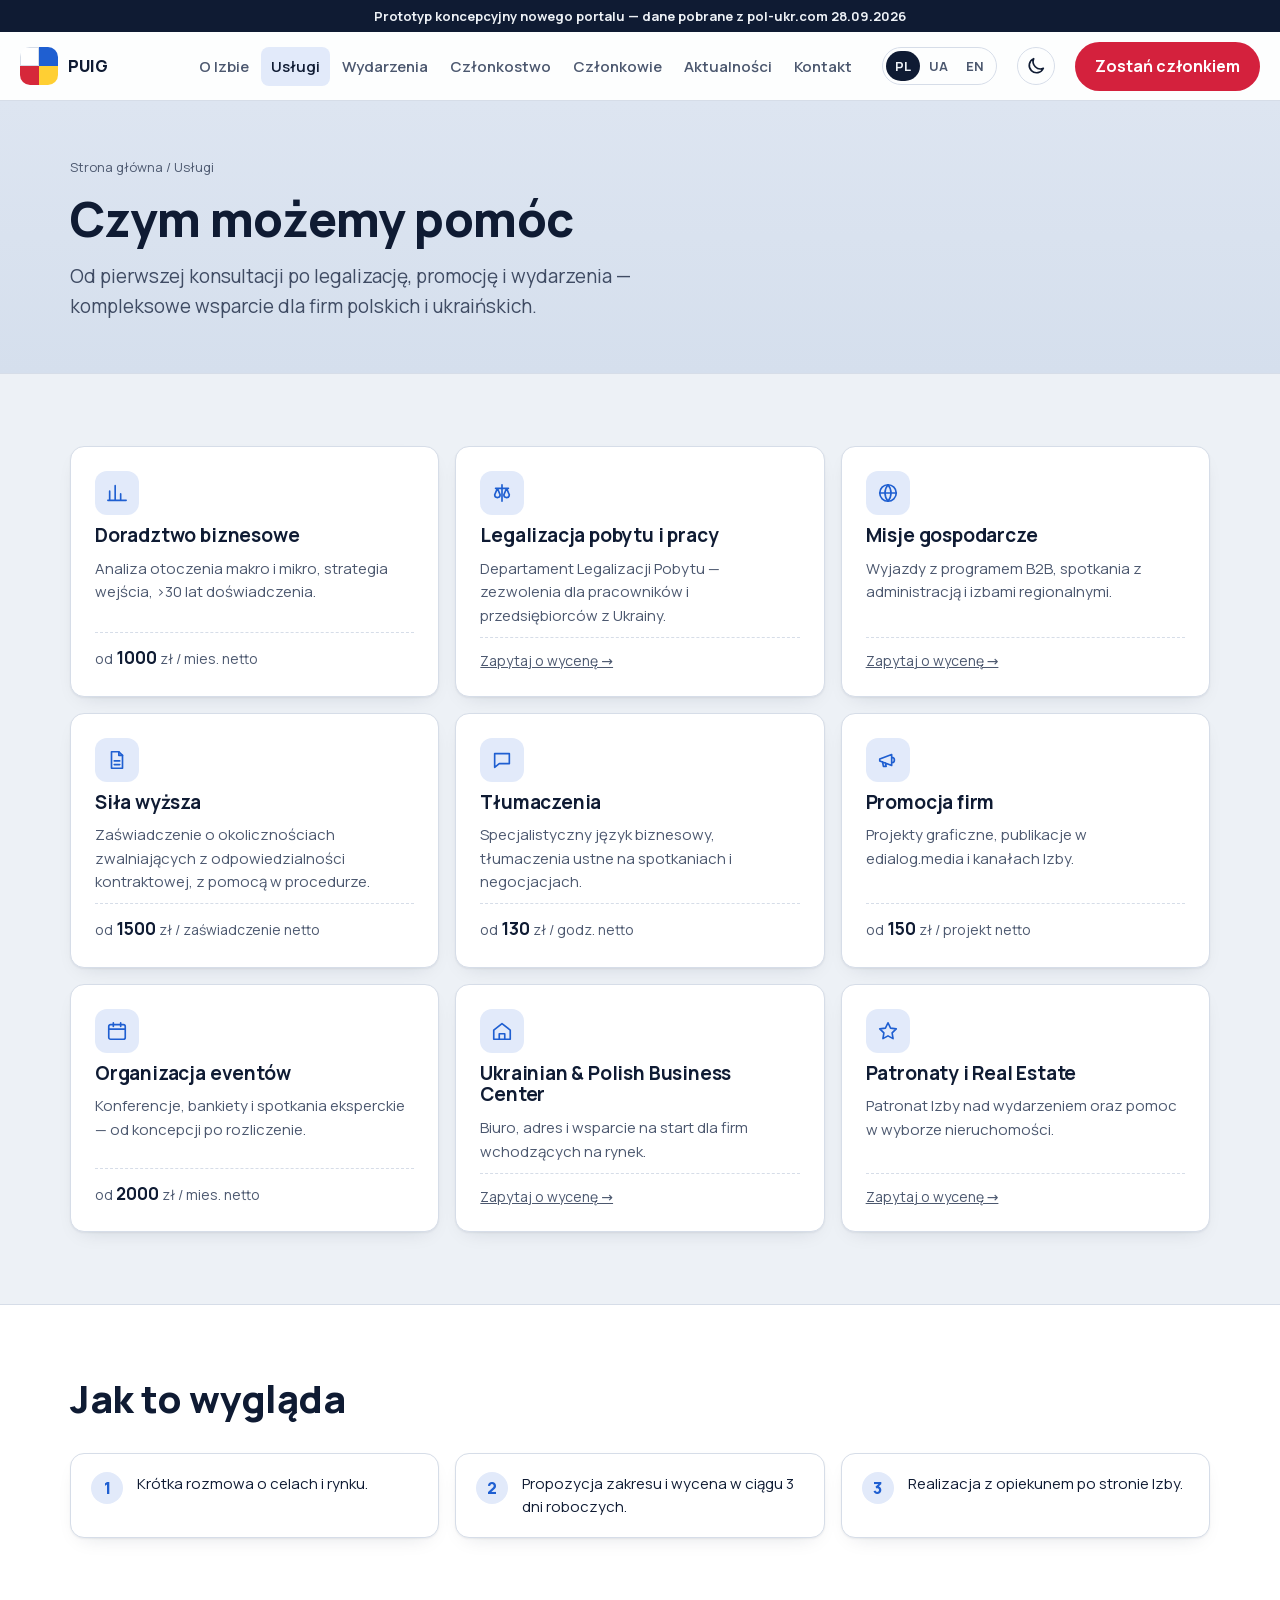
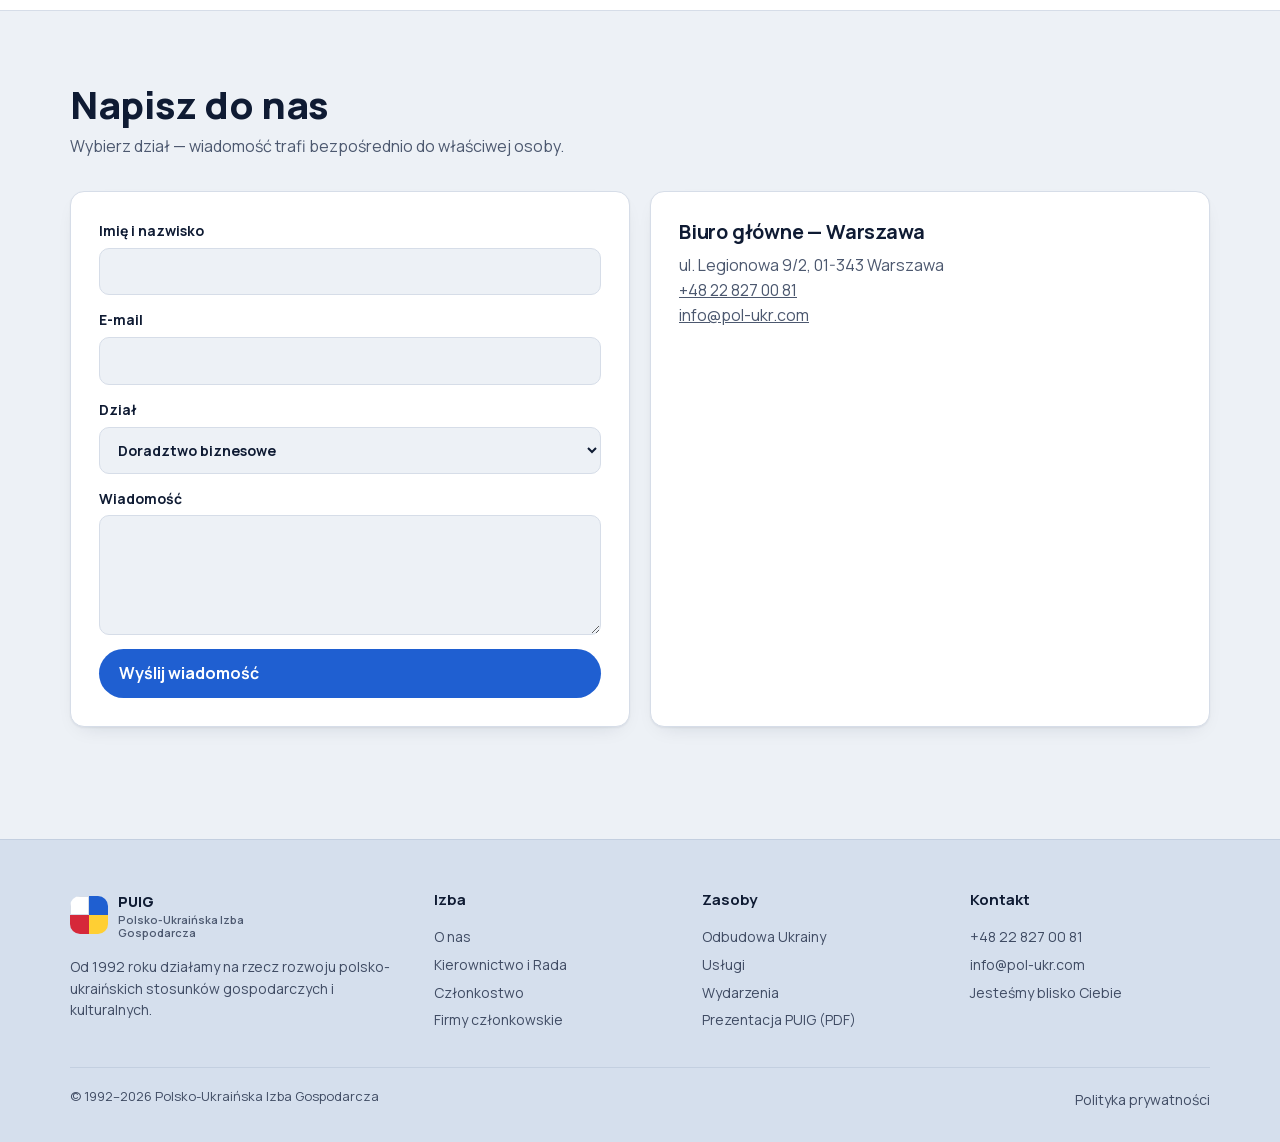
<file: uslugi.html>
<!doctype html>
<html lang="pl">
<head>
<meta charset="utf-8">
<meta name="viewport" content="width=device-width, initial-scale=1">
<title>PUIG · Polsko-Ukraińska Izba Gospodarcza</title>
<meta name="description" content="Doradztwo, legalizacja, misje gospodarcze, tłumaczenia, promocja i eventy — usługi PUIG z cenami.">
<script>document.documentElement.classList.add("loading");setTimeout(function(){document.documentElement.classList.remove("loading")},2500);try{var t=localStorage.getItem("puig-theme");if(t==="light"||t==="dark")document.documentElement.dataset.theme=t}catch(e){}</script>
<link rel="preload" href="assets/fonts/manrope-latin.woff2" as="font" type="font/woff2" crossorigin>
<link rel="preload" href="assets/fonts/manrope-latin-ext.woff2" as="font" type="font/woff2" crossorigin>
<link rel="preload" href="assets/fonts/manrope-cyrillic.woff2" as="font" type="font/woff2" crossorigin>
<link rel="stylesheet" href="assets/style.css">
</head>
<body data-page="uslugi" data-title="nServices">
<div id="hdr"></div>
<main id="top">
<section class="page-hero"><div class="wrap">
  <div class="crumbs"><a href="index.html" data-i="nHome">Strona główna</a> / <span data-i="nServices"></span></div>
  <h1 data-i="svcTitle"></h1>
  <p data-i="svcPageLead"></p>
</div></section>

<section><div class="wrap"><div class="svc-grid" id="svcGrid"></div></div></section>
<section style="background:var(--surface);border-block:1px solid var(--line)"><div class="wrap"><div class="sec-head"><div><h2 data-i="howT"></h2></div></div><div class="steps" id="howSteps" style="margin-top:0"></div></div></section>
<section><div class="wrap"><div class="sec-head"><div><h2 data-i="ctTitle"></h2><p data-i="ctLead"></p></div></div><div class="contact-grid"><form class="card" id="ctForm">
  <label><span data-i="fName"></span><input name="name" required autocomplete="name"></label>
  <label><span data-i="fMail"></span><input name="email" type="email" required autocomplete="email"></label>
  <label><span data-i="fDept"></span><select name="dept" id="deptSel"></select></label>
  <label><span data-i="fMsg"></span><textarea name="msg" required></textarea></label>
  <button class="btn btn-blue" type="submit" data-i="fSend"></button>
</form><div class="card prose"><h3 data-i="hq"></h3><p>ul. Legionowa 9/2, 01-343 Warszawa<br><a href="tel:+48228270081">+48 22 827 00 81</a><br><a href="mailto:info@pol-ukr.com">info@pol-ukr.com</a></p></div></div></div></section>
</main>
<div id="ftr"></div>
<script src="assets/data.js"></script>
<script src="assets/app.js"></script>
</body>
</html>
</file>
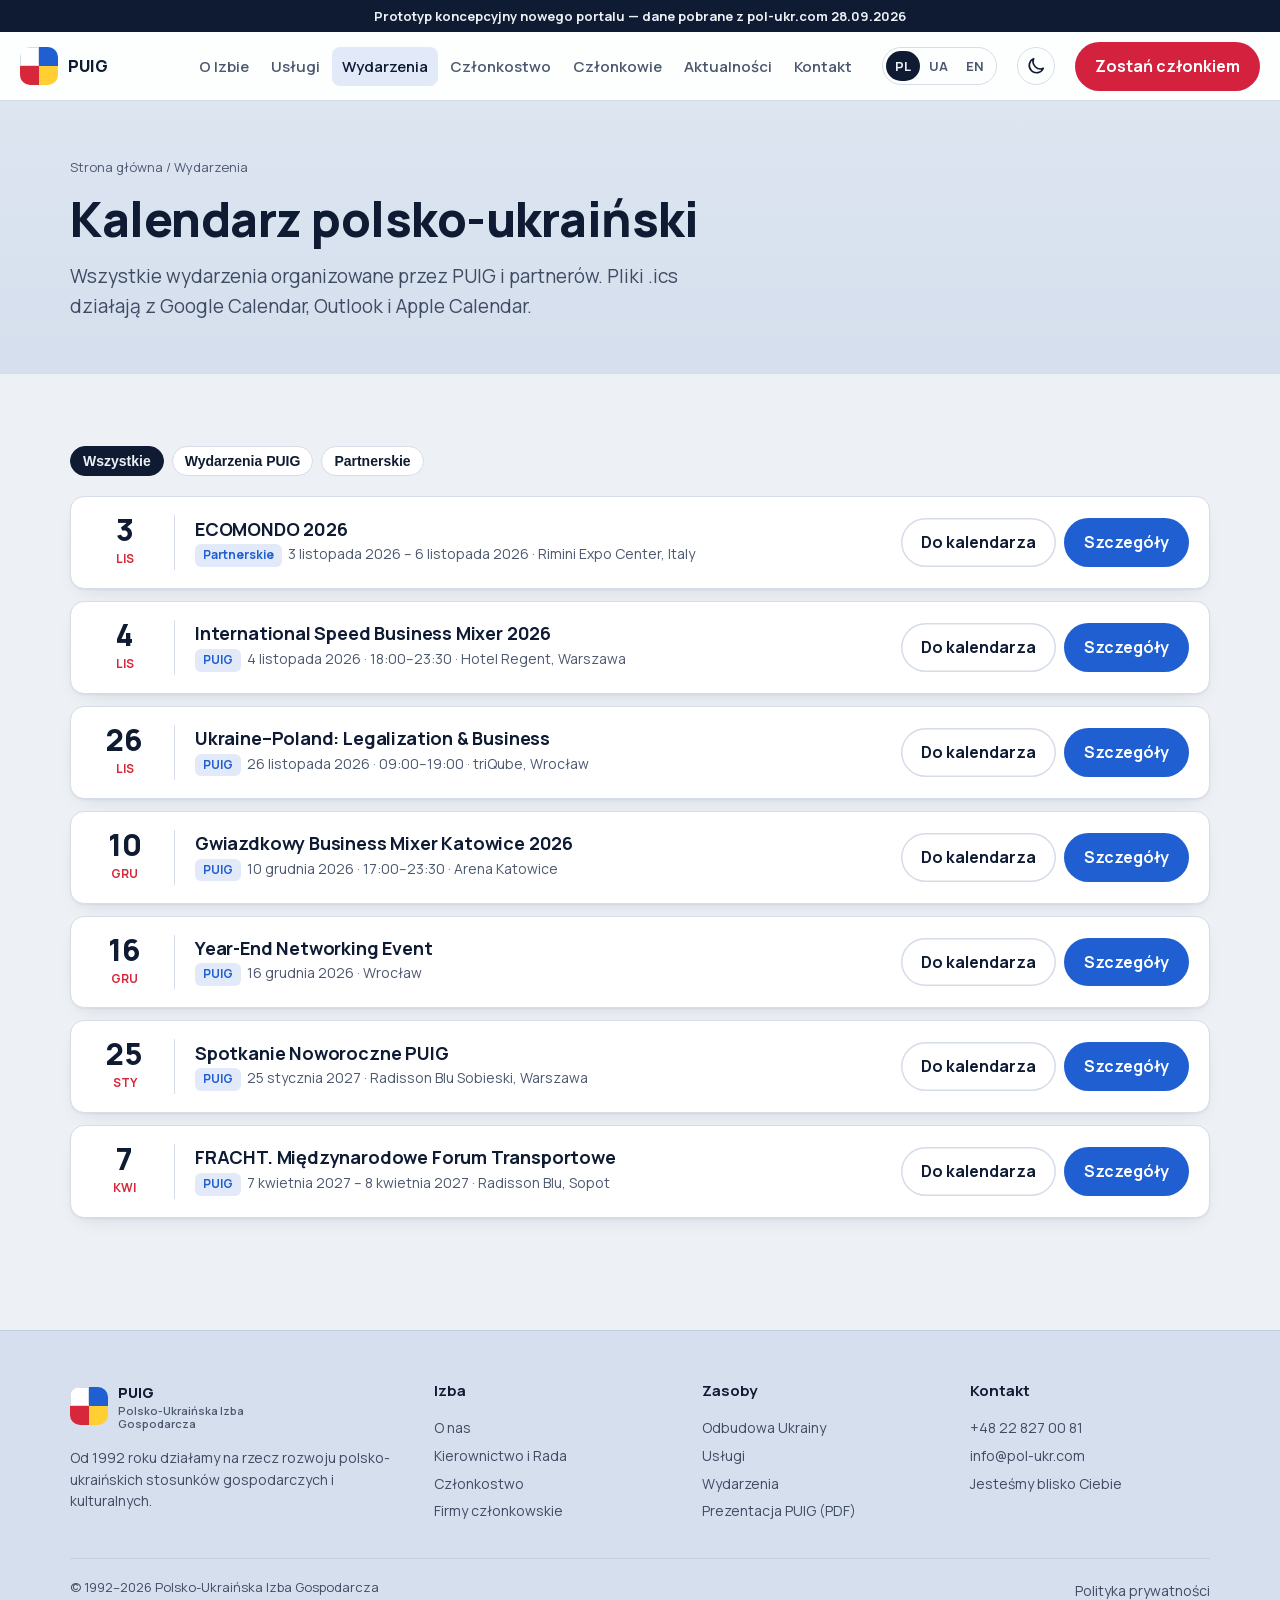
<file: wydarzenia.html>
<!doctype html>
<html lang="pl">
<head>
<meta charset="utf-8">
<meta name="viewport" content="width=device-width, initial-scale=1">
<title>PUIG · Polsko-Ukraińska Izba Gospodarcza</title>
<meta name="description" content="Kalendarz wydarzeń polsko-ukraińskich: mixery biznesowe, fora, misje gospodarcze.">
<script>document.documentElement.classList.add("loading");setTimeout(function(){document.documentElement.classList.remove("loading")},2500);try{var t=localStorage.getItem("puig-theme");if(t==="light"||t==="dark")document.documentElement.dataset.theme=t}catch(e){}</script>
<link rel="preload" href="assets/fonts/manrope-latin.woff2" as="font" type="font/woff2" crossorigin>
<link rel="preload" href="assets/fonts/manrope-latin-ext.woff2" as="font" type="font/woff2" crossorigin>
<link rel="preload" href="assets/fonts/manrope-cyrillic.woff2" as="font" type="font/woff2" crossorigin>
<link rel="stylesheet" href="assets/style.css">
</head>
<body data-page="wydarzenia" data-title="nEvents">
<div id="hdr"></div>
<main id="top">
<section class="page-hero"><div class="wrap">
  <div class="crumbs"><a href="index.html" data-i="nHome">Strona główna</a> / <span data-i="nEvents"></span></div>
  <h1 data-i="evTitle"></h1>
  <p data-i="evPageLead"></p>
</div></section>

<section><div class="wrap"><div class="chips" id="evFilter"></div><div class="ev-list" id="evList"></div></div></section>
</main>
<div id="ftr"></div>
<script src="assets/data.js"></script>
<script src="assets/app.js"></script>
</body>
</html>
</file>
<file: assets/style.css>
@font-face{font-family:"Manrope";font-style:normal;font-weight:400 800;font-display:swap;src:url(fonts/manrope-latin.woff2) format("woff2");
  unicode-range:U+0000-00FF,U+0131,U+0152-0153,U+02BB-02BC,U+02C6,U+02DA,U+02DC,U+0304,U+0308,U+0329,U+2000-206F,U+20AC,U+2122,U+2191,U+2193,U+2212,U+2215,U+FEFF,U+FFFD}
@font-face{font-family:"Manrope";font-style:normal;font-weight:400 800;font-display:swap;src:url(fonts/manrope-latin-ext.woff2) format("woff2");
  unicode-range:U+0100-02BA,U+02BD-02C5,U+02C7-02CC,U+02CE-02D7,U+02DD-02FF,U+1E00-1E9F,U+20A0-20AB,U+20AD-20C0,U+2113,U+2C60-2C7F,U+A720-A7FF}
@font-face{font-family:"Manrope";font-style:normal;font-weight:400 800;font-display:swap;src:url(fonts/manrope-cyrillic.woff2) format("woff2");
  unicode-range:U+0301,U+0400-045F,U+0490-0491,U+04B0-04B1,U+2116}
/* metric-matched fallback so a late font swap doesn't reflow lines */
@font-face{font-family:"Manrope Fallback";src:local("Arial"),local("Helvetica");size-adjust:101.1%;ascent-override:105.8%;descent-override:29.7%;line-gap-override:0%}
html.loading body{opacity:0}
body{transition:opacity .12s ease-out}
:root{
  --bg:#edf1f6; --surface:#fff; --ink:#0f1b33; --muted:#4c586f; --line:#d6dde8;
  --navy:#0b2a5b; --blue:#1f5fd1; --sky:#e2eafa; --gold:#ffcf33; --gold-ink:#5c4700; --red:#d6283a;
  --pl:#d4213d; --ua:#0057b7; --ua-gold:#ffd500; --cta:#d4213d; --cta-hover:#b81a33;
  --radius:14px; --shadow:0 1px 2px rgba(15,27,51,.06),0 8px 22px -12px rgba(15,27,51,.18);
  --hero-bg:linear-gradient(180deg,#dde5f1,#d5dfed);
  --hero-ink:#0f1b33; --hero-muted:#3f4b63; --hero-pl:#d4213d; --hero-ua:#0057b7; --hero-em-mark:none;
  --hero-eyebrow:#4c586f; --hero-card:#fff; --hero-card-line:#cfd8e6; --hero-card-shadow:0 1px 2px rgba(15,27,51,.05),0 18px 40px -18px rgba(15,27,51,.25); --hero-card-head:#4c586f; --hero-sep:#e6ebf2;
  --date-bg:#e2eafa; --date-ink:#0b2a5b; --ghost-ink:#0f1b33; --ghost-line:rgba(15,27,51,.35); --crumb:#4c586f; --crumb-hover:#0f1b33;
  --foot-bg:#d5dfed; --foot-ink:#3f4b63; --foot-head:#0f1b33; --foot-hover:#1f5fd1; --foot-line:#c3cfe0; --foot-sub:#4c586f;
  --path-shadow:0 1px 2px rgba(15,27,51,.05),0 16px 36px -16px rgba(15,27,51,.22); --on-blue:#fff;
}
@media (prefers-color-scheme:dark){:root:not([data-theme="light"]){
  --bg:#0b1220; --surface:#121b2e; --ink:#e8edf7; --muted:#9aa6bf; --line:#23304a;
  --navy:#0a1a38; --blue:#6a9cff; --sky:#17243d; --gold:#ffd54d; --gold-ink:#ffe59a; --red:#ff6b7a;
  --pl:#ff5d71; --ua:#5b93ff; --ua-gold:#ffd54d; --cta:#e0364f; --cta-hover:#ef4a62;
  --shadow:0 1px 2px rgba(0,0,0,.3),0 8px 24px rgba(0,0,0,.25);
  --hero-bg:radial-gradient(1100px 480px at 88% -10%,rgba(31,95,209,.85) 0,transparent 60%),radial-gradient(900px 420px at -5% 115%,rgba(214,40,58,.32) 0,transparent 60%),linear-gradient(160deg,#0b2a5b,#081b3d);
  --hero-ink:#fff; --hero-muted:#c9d6f2; --hero-pl:#ff6b7a; --hero-ua:#ffd54d; --hero-em-mark:none;
  --hero-eyebrow:#aebfe3; --hero-card:rgba(255,255,255,.06); --hero-card-line:rgba(255,255,255,.14); --hero-card-shadow:none; --hero-card-head:#aebfe3; --hero-sep:rgba(255,255,255,.1);
  --date-bg:#fff; --date-ink:#0b2a5b; --ghost-ink:#fff; --ghost-line:rgba(255,255,255,.5); --crumb:#aebfe3; --crumb-hover:#fff;
  --foot-bg:#0a1a38; --foot-ink:#c9d6f2; --foot-head:#fff; --foot-hover:#fff; --foot-line:rgba(255,255,255,.12); --foot-sub:#aebfe3;
  --path-shadow:0 12px 32px rgba(0,0,0,.18); --on-blue:#0b1220;}}
:root[data-theme="dark"]{
  --bg:#0b1220; --surface:#121b2e; --ink:#e8edf7; --muted:#9aa6bf; --line:#23304a;
  --navy:#0a1a38; --blue:#6a9cff; --sky:#17243d; --gold:#ffd54d; --gold-ink:#ffe59a; --red:#ff6b7a;
  --pl:#ff5d71; --ua:#5b93ff; --ua-gold:#ffd54d; --cta:#e0364f; --cta-hover:#ef4a62;
  --shadow:0 1px 2px rgba(0,0,0,.3),0 8px 24px rgba(0,0,0,.25);
  --hero-bg:radial-gradient(1100px 480px at 88% -10%,rgba(31,95,209,.85) 0,transparent 60%),radial-gradient(900px 420px at -5% 115%,rgba(214,40,58,.32) 0,transparent 60%),linear-gradient(160deg,#0b2a5b,#081b3d);
  --hero-ink:#fff; --hero-muted:#c9d6f2; --hero-pl:#ff6b7a; --hero-ua:#ffd54d; --hero-em-mark:none;
  --hero-eyebrow:#aebfe3; --hero-card:rgba(255,255,255,.06); --hero-card-line:rgba(255,255,255,.14); --hero-card-shadow:none; --hero-card-head:#aebfe3; --hero-sep:rgba(255,255,255,.1);
  --date-bg:#fff; --date-ink:#0b2a5b; --ghost-ink:#fff; --ghost-line:rgba(255,255,255,.5); --crumb:#aebfe3; --crumb-hover:#fff;
  --foot-bg:#0a1a38; --foot-ink:#c9d6f2; --foot-head:#fff; --foot-hover:#fff; --foot-line:rgba(255,255,255,.12); --foot-sub:#aebfe3;
  --path-shadow:0 12px 32px rgba(0,0,0,.18); --on-blue:#0b1220;}
*{box-sizing:border-box}
html{scroll-behavior:smooth;scroll-padding-top:80px}
body{margin:0;font:16px/1.55 Manrope,"Manrope Fallback",system-ui,sans-serif;color:var(--ink);background:var(--bg);-webkit-font-smoothing:antialiased}
a{color:inherit}
img{max-width:100%}
.wrap{max-width:1180px;margin:0 auto;padding:0 20px}
.btn{display:inline-flex;align-items:center;gap:8px;padding:12px 20px;border-radius:999px;font-weight:700;text-decoration:none;border:0;cursor:pointer;font:inherit;font-weight:700;transition:transform .15s,background .15s}
.btn:hover{transform:translateY(-1px)}
.btn-gold{background:var(--gold);color:#1b1400}
.btn-cta{background:var(--cta);color:#fff}.btn-cta:hover{background:var(--cta-hover)}
.btn-ghost{background:transparent;color:var(--ghost-ink);box-shadow:inset 0 0 0 1.5px var(--ghost-line)}
.btn-blue{background:var(--blue);color:var(--on-blue)}
.btn-line{background:transparent;color:var(--ink);box-shadow:inset 0 0 0 1.5px var(--line)}
.eyebrow{font-size:13px;font-weight:700;letter-spacing:.08em;text-transform:uppercase;color:var(--blue)}
h1,h2,h3{line-height:1.15;margin:0;letter-spacing:-.01em}
h2{font-size:clamp(26px,3.4vw,38px);font-weight:800}
section{padding:72px 0}
.sec-head{display:flex;justify-content:space-between;align-items:end;gap:20px;margin-bottom:32px;flex-wrap:wrap}
.sec-head p{margin:8px 0 0;color:var(--muted);max-width:620px}
.card{background:var(--surface);border:1px solid var(--line);border-radius:var(--radius);box-shadow:var(--shadow)}
.chip{display:inline-block;padding:6px 12px;border-radius:999px;border:1px solid var(--line);background:var(--surface);font-size:14px;font-weight:600;cursor:pointer;color:var(--ink)}
.chip[aria-pressed="true"]{background:var(--ink);color:var(--bg);border-color:var(--ink)}

/* header */
header{position:sticky;top:0;z-index:50;background:color-mix(in srgb,var(--surface) 88%,transparent);backdrop-filter:blur(12px);border-bottom:1px solid var(--line)}
.hdr{display:flex;align-items:center;gap:20px;height:68px}
.logo{display:flex;align-items:center;gap:10px;text-decoration:none;font-weight:800}
.logo-mark{width:38px;height:38px;border-radius:10px;overflow:hidden;display:grid;grid-template:1fr 1fr/1fr 1fr;flex:none}
.logo-mark i:nth-child(1){background:#fff;border:1px solid var(--line)}.logo-mark i:nth-child(2){background:#1f5fd1}
.logo-mark i:nth-child(3){background:#d6283a}.logo-mark i:nth-child(4){background:#ffcf33}
.logo small{display:block;font-weight:600;font-size:11px;color:var(--muted);line-height:1.2;max-width:170px}
nav.main{display:flex;gap:2px;margin-left:auto}
nav.main a{padding:8px 10px;border-radius:8px;text-decoration:none;font-weight:600;font-size:15px;color:var(--muted)}
nav.main a:hover{color:var(--ink);background:var(--sky)}
.langs{display:flex;border:1px solid var(--line);border-radius:999px;padding:3px}
.langs button{border:0;background:none;font:inherit;font-size:13px;font-weight:700;padding:5px 9px;border-radius:999px;cursor:pointer;color:var(--muted)}
.langs button[aria-pressed="true"]{background:var(--ink);color:var(--bg)}
.theme-btn{flex:none;background:none;border:1px solid var(--line);border-radius:999px;width:38px;height:38px;cursor:pointer;color:var(--ink);display:grid;place-items:center}
.theme-btn:hover{background:var(--sky)}
.menu-btn{display:none;margin-left:auto;background:none;border:1px solid var(--line);border-radius:10px;width:42px;height:42px;cursor:pointer;color:var(--ink);font-size:20px}
/* header fits itself: app.js adds .compact (hide logo subtitle), then .collapsed (burger) when items don't fit in one row */
.hdr{max-width:1440px}
.hdr>*{flex:none}
.hdr nav.main,.hdr .btn,.hdr .langs{white-space:nowrap}
.hdr.compact .logo small{display:none}
.hdr.collapsed nav.main{display:none;position:absolute;top:68px;left:0;right:0;flex-direction:column;background:var(--surface);padding:12px 16px 20px;border-bottom:1px solid var(--line)}
.hdr.collapsed nav.main.open{display:flex}
.hdr.collapsed .menu-btn{display:block}
.hdr.collapsed .btn-cta{display:none}
@media (max-width:520px){.hdr .logo small{display:none}}

/* hero */
.hero{background:var(--hero-bg);color:var(--hero-ink);padding:72px 0 0;overflow:hidden}
.hero-grid{display:grid;grid-template-columns:1.15fr .85fr;gap:48px;align-items:center}
.hero h1{font-size:clamp(34px,5.2vw,60px);font-weight:800}
.hero h1 em{font-style:normal}.hero h1 em.pl{color:var(--hero-pl)}.hero h1 em.ua{color:var(--hero-ua)}
.hero .eyebrow{color:var(--hero-eyebrow)}
.hero p.lead{font-size:clamp(17px,1.6vw,20px);color:var(--hero-muted);margin:20px 0 28px;max-width:560px}
.hero-ctas{display:flex;gap:12px;flex-wrap:wrap}
.hero-card{background:var(--hero-card);border:1px solid var(--hero-card-line);box-shadow:var(--hero-card-shadow);border-radius:18px;padding:22px}
.hero-card h3{font-size:14px;letter-spacing:.06em;text-transform:uppercase;color:var(--hero-card-head);margin-bottom:12px}
.next-ev{display:flex;gap:14px;padding:12px 0;border-top:1px solid var(--hero-sep);text-decoration:none;color:var(--hero-ink)}
.next-ev:hover b{text-decoration:underline}
.next-ev:first-of-type{border-top:0}
.next-ev .d{flex:none;width:52px;text-align:center;background:var(--date-bg);color:var(--date-ink);border-radius:10px;padding:6px 0;font-weight:800;line-height:1.1}
.next-ev .d small{display:block;font-size:11px;font-weight:700;text-transform:uppercase;color:var(--red)}
.next-ev b{display:block;font-size:15px}.next-ev span{font-size:13px;color:var(--hero-card-head)}
.paths{display:grid;grid-template-columns:repeat(3,1fr);gap:16px;margin-top:56px;transform:translateY(40px)}
.path{background:var(--surface);color:var(--ink);border-radius:var(--radius);padding:24px;text-decoration:none;box-shadow:var(--path-shadow);display:flex;flex-direction:column;gap:8px;border:1px solid var(--line);transition:transform .15s}
.path{position:relative;overflow:hidden}.path::before{content:"";position:absolute;left:0;right:0;top:0;height:4px;background:linear-gradient(90deg,var(--ua) 50%,var(--pl) 50%)}
.path:nth-child(2)::before{background:linear-gradient(90deg,var(--pl) 50%,var(--ua) 50%)}.path:nth-child(3)::before{background:linear-gradient(90deg,var(--ua) 50%,var(--ua-gold) 50%)}
.path:hover{box-shadow:var(--path-shadow),0 0 0 1px var(--blue)}
.path:hover{transform:translateY(-3px)}
.path .flag{font-size:13px;font-weight:800;color:var(--blue);letter-spacing:.05em}
.path h3{font-size:20px}.path p{margin:0;color:var(--muted);font-size:15px}
.path .go{margin-top:auto;font-weight:700;color:var(--blue)}
@media (max-width:900px){.hero-grid{grid-template-columns:1fr}.paths{grid-template-columns:1fr;transform:translateY(32px)}}

/* stats */
.stats{padding-top:112px;padding-bottom:40px}
.stat-row{display:grid;grid-template-columns:repeat(4,1fr);gap:16px}
.stat{padding:22px}
.stat b{display:block;font-size:34px;font-weight:800;color:var(--blue)}
.stat span{color:var(--muted);font-size:15px}
@media (max-width:800px){.stat-row{grid-template-columns:1fr 1fr}}

/* services */
.svc-grid{display:grid;grid-template-columns:repeat(3,1fr);gap:16px}
.svc{padding:24px;display:flex;flex-direction:column;gap:10px}
.svc .ico{width:44px;height:44px;border-radius:12px;background:var(--sky);display:grid;place-items:center;color:var(--blue)}
.svc h3{font-size:19px}.svc p{margin:0;color:var(--muted);font-size:15px}
.svc .price{margin-top:auto;padding-top:12px;border-top:1px dashed var(--line);font-size:14px;color:var(--muted)}
.svc .price b{color:var(--ink);font-size:17px}
@media (max-width:900px){.svc-grid{grid-template-columns:1fr 1fr}}
@media (max-width:600px){.svc-grid{grid-template-columns:1fr}}

/* events */
.ev-list{display:grid;gap:12px}
.ev{display:grid;grid-template-columns:84px 1fr auto;gap:20px;align-items:center;padding:18px 20px}
.ev .date{text-align:center;border-right:1px solid var(--line);padding-right:16px}
.ev .date b{display:block;font-size:30px;font-weight:800;line-height:1}
.ev .date small{font-size:12px;font-weight:700;text-transform:uppercase;color:var(--red)}
.ev h3{font-size:18px;margin-bottom:4px}
.ev .meta{color:var(--muted);font-size:14px}
.ev .tag{display:inline-block;font-size:12px;font-weight:700;padding:2px 8px;border-radius:6px;background:var(--sky);color:var(--blue);margin-right:6px}
.ev .acts{display:flex;gap:8px}
@media (max-width:700px){.ev{grid-template-columns:64px 1fr}.ev .acts{grid-column:1/-1}}

/* membership */
.mem-grid{display:grid;grid-template-columns:repeat(3,1fr);gap:16px;align-items:stretch}
.pkg{padding:28px;display:flex;flex-direction:column;gap:12px;position:relative}
.pkg.hl{border:2px solid var(--blue)}
.pkg .badge{position:absolute;top:-12px;left:24px;background:var(--blue);color:var(--on-blue);font-size:12px;font-weight:700;padding:4px 10px;border-radius:999px}
.pkg h3{font-size:22px}
.pkg .amt{font-size:30px;font-weight:800}.pkg .amt small{font-size:15px;color:var(--muted);font-weight:600}
.pkg ul{margin:0;padding-left:18px;color:var(--muted);font-size:15px}
.pkg select{font:inherit;padding:10px;border-radius:10px;border:1px solid var(--line);background:var(--surface);color:var(--ink)}
.pkg .btn{margin-top:auto;justify-content:center}
.steps{display:grid;grid-template-columns:repeat(3,1fr);gap:16px;margin-top:24px}
.step{padding:18px 20px;display:flex;gap:14px;align-items:flex-start}
.step .n{flex:none;width:32px;height:32px;border-radius:50%;background:var(--sky);color:var(--blue);display:grid;place-items:center;font-weight:800}
.step p{margin:0;font-size:15px}
@media (max-width:900px){.mem-grid,.steps{grid-template-columns:1fr}}

/* members */
.dir-tools{display:flex;gap:12px;flex-wrap:wrap;margin-bottom:16px}
.search{flex:1;min-width:220px;padding:12px 16px;border-radius:999px;border:1px solid var(--line);background:var(--surface);font:inherit;color:var(--ink)}
.chips{display:flex;gap:8px;flex-wrap:wrap;margin-bottom:20px}
.dir{display:grid;grid-template-columns:repeat(4,1fr);gap:12px}
.mem{padding:16px;display:flex;gap:12px;align-items:center}
.mem .av{flex:none;width:42px;height:42px;border-radius:10px;display:grid;place-items:center;font-weight:800;color:#fff}
.mem b{display:block;font-size:15px;line-height:1.25}.mem span{font-size:13px;color:var(--muted)}
.dir-empty{color:var(--muted);padding:20px 0}
@media (max-width:1000px){.dir{grid-template-columns:repeat(2,1fr)}}
@media (max-width:560px){.dir{grid-template-columns:1fr}}

/* news */
.tabs{display:flex;gap:8px}
.news-grid{display:grid;grid-template-columns:repeat(3,1fr);gap:16px}
.news{padding:22px;display:flex;flex-direction:column;gap:10px;text-decoration:none}
.news .src{font-size:12px;font-weight:700;color:var(--blue);text-transform:uppercase;letter-spacing:.05em}
.news h3{font-size:17px;line-height:1.3}.news p{margin:0;color:var(--muted);font-size:14px}
.news:hover h3{color:var(--blue)}
@media (max-width:900px){.news-grid{grid-template-columns:1fr 1fr}}
@media (max-width:600px){.news-grid{grid-template-columns:1fr}}

/* offices */
.off-wrap{display:grid;grid-template-columns:320px 1fr;gap:20px}
.off-list{padding:10px;max-height:460px;overflow:auto}
.off-list button{display:flex;justify-content:space-between;width:100%;text-align:left;border:0;background:none;font:inherit;padding:10px 12px;border-radius:10px;cursor:pointer;color:var(--ink)}
.off-list button:hover{background:var(--sky)}
.off-list button[aria-selected="true"]{background:var(--ink);color:var(--bg)}
.off-list small{color:inherit;opacity:.6;font-weight:700}
.off-detail{padding:28px}
.off-detail h3{font-size:24px;margin-bottom:6px}
.off-detail .role{color:var(--muted);margin-bottom:18px}
.off-detail dl{display:grid;grid-template-columns:110px 1fr;gap:10px 16px;margin:0}
.off-detail dt{color:var(--muted);font-size:14px}.off-detail dd{margin:0;font-weight:600}
@media (max-width:800px){.off-wrap{grid-template-columns:1fr}.off-list{max-height:240px}}

/* contact */
.contact-grid{display:grid;grid-template-columns:1fr 1fr;gap:20px}
form.card{padding:28px;display:grid;gap:14px}
label{font-size:14px;font-weight:700;display:grid;gap:6px}
input,textarea,select{font:inherit;padding:12px 14px;border-radius:10px;border:1px solid var(--line);background:var(--bg);color:var(--ink)}
textarea{min-height:120px;resize:vertical}
.cause{padding:28px;background:linear-gradient(135deg,#0057b7,#0b2a5b);color:#fff;border:0}
.cause h3{font-size:22px;margin-bottom:10px}.cause p{color:#d4e1ff}
@media (max-width:800px){.contact-grid{grid-template-columns:1fr}}

footer{background:var(--foot-bg);color:var(--foot-ink);border-top:1px solid var(--foot-line);padding:48px 0 28px;margin-top:40px}
.foot{display:grid;grid-template-columns:1.4fr 1fr 1fr 1fr;gap:28px}
footer h4{color:var(--foot-head);margin:0 0 12px;font-size:15px}
footer a{display:block;text-decoration:none;padding:3px 0;font-size:14px}footer a:hover{color:var(--foot-hover)}
footer .logo{color:var(--foot-head)}footer .logo small{color:var(--foot-sub)}
footer .legal{border-top:1px solid var(--foot-line);margin-top:32px;padding-top:18px;font-size:13px;display:flex;justify-content:space-between;gap:12px;flex-wrap:wrap}
@media (max-width:800px){.foot{grid-template-columns:1fr 1fr}}
.proto{background:var(--ink);color:var(--bg);text-align:center;font-size:13px;font-weight:700;padding:6px 12px}
.sr{position:absolute;width:1px;height:1px;overflow:hidden;clip:rect(0 0 0 0)}

/* subpages */
nav.main a[aria-current="page"]{color:var(--ink);background:var(--sky)}
.page-hero{background:var(--hero-bg);color:var(--hero-ink);border-bottom:1px solid var(--line);padding:56px 0 52px}
.page-hero h1{font-size:clamp(30px,4.4vw,48px);font-weight:800;max-width:820px}
.page-hero p{color:var(--hero-muted);font-size:clamp(16px,1.5vw,19px);max-width:680px;margin:16px 0 0}
.crumbs{font-size:13px;color:var(--crumb);margin-bottom:14px}.crumbs a{text-decoration:none}.crumbs a:hover{color:var(--crumb-hover)}
.more-link{font-weight:700;color:var(--blue);text-decoration:none;white-space:nowrap}
.more-link:hover{text-decoration:underline}
.two-col{display:grid;grid-template-columns:1fr 1fr;gap:20px}
.prose{padding:28px}.prose h3{font-size:20px;margin-bottom:10px}.prose p{margin:0;color:var(--muted)}
.prose ul{margin:0;padding-left:20px;color:var(--muted);display:grid;gap:8px}
.band{padding:32px;display:flex;justify-content:space-between;align-items:center;gap:20px;flex-wrap:wrap;background:var(--sky);border:1px solid var(--line);border-radius:var(--radius)}
.band h3{font-size:22px}.band p{margin:6px 0 0;color:var(--muted);max-width:640px}
.people-group{margin-bottom:28px}.people-group h3{font-size:18px;margin-bottom:12px}
.people{display:grid;grid-template-columns:repeat(auto-fill,minmax(230px,1fr));gap:10px}
.person{display:flex;gap:12px;align-items:center;padding:12px 14px;background:var(--surface);border:1px solid var(--line);border-radius:12px}
.person .av{flex:none;width:40px;height:40px;border-radius:50%;background:var(--sky);color:var(--blue);display:grid;place-items:center;font-weight:800;font-size:14px}
.person b{display:block;font-size:15px}.person small{color:var(--muted);font-size:13px}
.docs{display:flex;gap:10px;flex-wrap:wrap}
.rb-grid{display:grid;grid-template-columns:repeat(2,1fr);gap:16px}
@media (max-width:800px){.two-col,.rb-grid{grid-template-columns:1fr}}

/* card hover */
.svc,.news,.mem,.pkg{transition:transform .15s,box-shadow .15s}
.news:hover,.svc:hover{transform:translateY(-2px);box-shadow:var(--path-shadow)}
</file>
